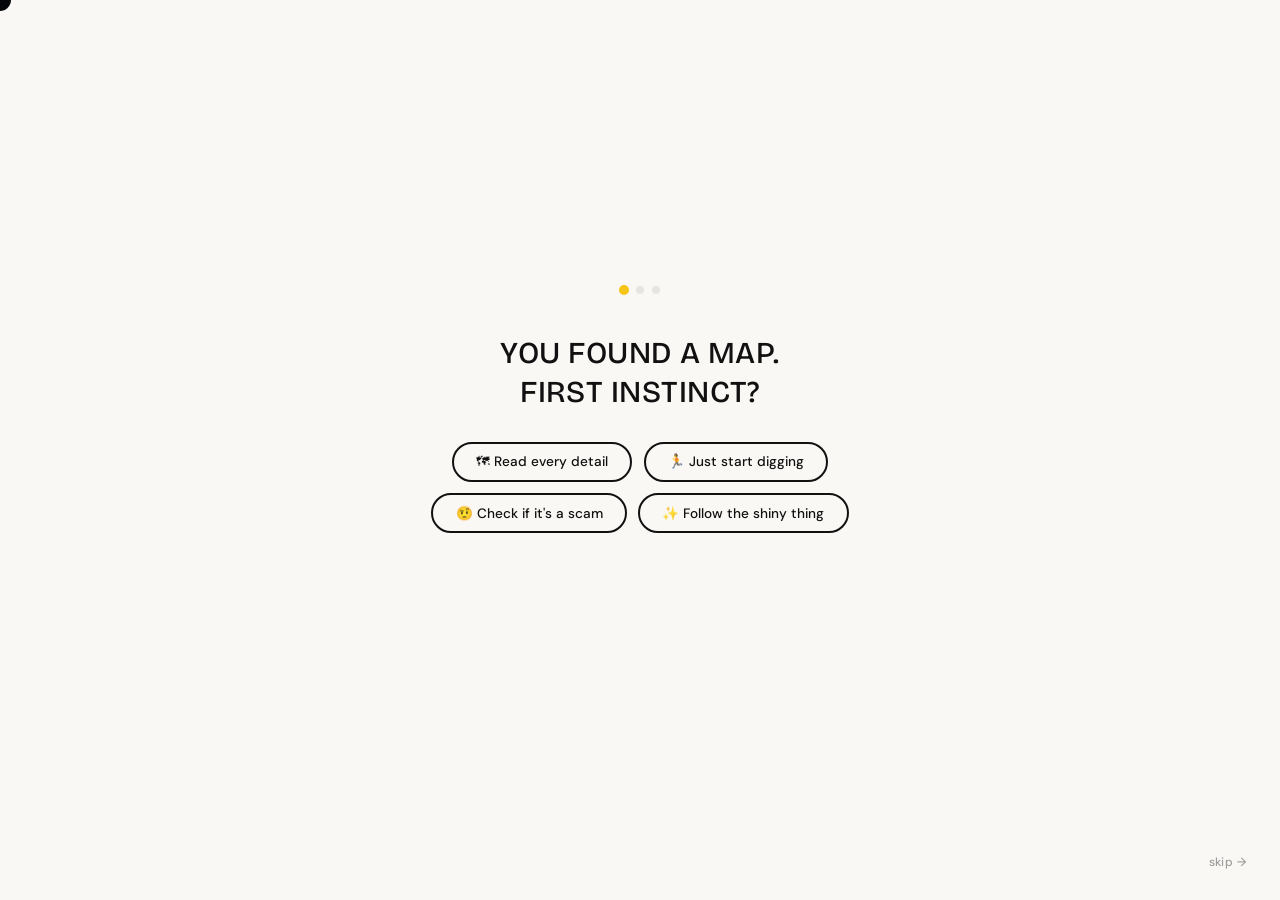
<file: site/index.html>
<!DOCTYPE html>
<html lang="en">
<head>
  <meta charset="UTF-8">
  <meta name="viewport" content="width=device-width, initial-scale=1.0">

  <!-- Per-session gate: send each fresh visit through the onboarding once
       (welcome.html sets `seen_intro` in sessionStorage on finish). Runs before
       any paint so the main site never flashes. A new browser/tab session
       replays the intro; subpage back-links within the same session skip it. -->
  <script>
    try {
      if (!sessionStorage.getItem('seen_intro')) {
        location.replace('welcome.html' + location.search + location.hash);
      }
    } catch (e) {}
  </script>

  <title>Aislinn Yang · still figuring it out</title>
  <meta name="description" content="Aislinn (Yixin) Yang, growth & AI person working around AI startups, GTM, search, and content. A small site about work, internet holes, cooking, and figuring out what kind of life I want to build.">

  <!-- Favicon -->
  <link rel="icon" type="image/svg+xml" href="assets/favicon.svg">

  <!-- Social share card (Open Graph + Twitter) -->
  <meta property="og:type" content="website">
  <meta property="og:url" content="https://aislinnyang.com/">
  <meta property="og:title" content="Aislinn Yang · still figuring it out">
  <meta property="og:description" content="Growth & AI, GTM, search, cooking, and a very public attempt at figuring it out. 🌻">
  <meta property="og:image" content="https://aislinnyang.com/assets/og-card.png">
  <meta property="og:image:width" content="1200">
  <meta property="og:image:height" content="630">
  <meta name="twitter:card" content="summary_large_image">
  <meta name="twitter:title" content="Aislinn Yang · still figuring it out">
  <meta name="twitter:description" content="Growth & AI, GTM, search, cooking, and a very public attempt at figuring it out. 🌻">
  <meta name="twitter:image" content="https://aislinnyang.com/assets/og-card.png">

  <!-- Google Analytics 4 - replace G-XXXXXXXXXX with your real Measurement ID -->
  <script async src="https://www.googletagmanager.com/gtag/js?id=G-XXXXXXXXXX"></script>
  <script>
    window.dataLayer = window.dataLayer || [];
    function gtag(){ dataLayer.push(arguments); }
    gtag('js', new Date());
    gtag('config', 'G-XXXXXXXXXX');
  </script>

  <link rel="preconnect" href="https://fonts.googleapis.com">
  <link rel="preconnect" href="https://fonts.gstatic.com" crossorigin>
  <link href="https://fonts.googleapis.com/css2?family=Bricolage+Grotesque:opsz,wght@12..96,400;12..96,500;12..96,600&family=DM+Sans:ital,opsz,wght@0,9..40,400;0,9..40,500;1,9..40,400&family=Fraunces:ital,opsz,wght@0,9..144,400;0,9..144,500;1,9..144,400;1,9..144,500&display=swap" rel="stylesheet">
  <link rel="stylesheet" href="style.css?v=35">
</head>
<body>

<!-- ── Cursor ──────────────────────────────────────────────── -->
<div id="cursor-dot"></div>
<div id="cursor-ring"></div>

<!-- The treasure-dig onboarding now lives on its own page (welcome.html /
     welcome.js); first-time visitors are routed there by the gate in <head>. -->

<!-- ── Heliotrope: the growing stem (left spine) ───────────── -->
<div class="spine" aria-hidden="true">
  <div class="spine-track"></div>
  <div class="spine-fill" id="spine-fill"></div>
</div>

<!-- ── Heliotrope: the sunflower that turns toward you ──────── -->
<button class="sunflower" id="sunflower" aria-label="A sunflower. Click it." title="🌻">
  <svg viewBox="0 0 100 100" width="100" height="100">
    <g class="sf-head" id="sf-head">
      <g class="sf-petals">
        <!-- 12 petals, generated around the center -->
        <ellipse class="sf-petal" cx="50" cy="22" rx="6.5" ry="15"/>
        <ellipse class="sf-petal" cx="50" cy="22" rx="6.5" ry="15" transform="rotate(30 50 50)"/>
        <ellipse class="sf-petal" cx="50" cy="22" rx="6.5" ry="15" transform="rotate(60 50 50)"/>
        <ellipse class="sf-petal" cx="50" cy="22" rx="6.5" ry="15" transform="rotate(90 50 50)"/>
        <ellipse class="sf-petal" cx="50" cy="22" rx="6.5" ry="15" transform="rotate(120 50 50)"/>
        <ellipse class="sf-petal" cx="50" cy="22" rx="6.5" ry="15" transform="rotate(150 50 50)"/>
        <ellipse class="sf-petal" cx="50" cy="22" rx="6.5" ry="15" transform="rotate(180 50 50)"/>
        <ellipse class="sf-petal" cx="50" cy="22" rx="6.5" ry="15" transform="rotate(210 50 50)"/>
        <ellipse class="sf-petal" cx="50" cy="22" rx="6.5" ry="15" transform="rotate(240 50 50)"/>
        <ellipse class="sf-petal" cx="50" cy="22" rx="6.5" ry="15" transform="rotate(270 50 50)"/>
        <ellipse class="sf-petal" cx="50" cy="22" rx="6.5" ry="15" transform="rotate(300 50 50)"/>
        <ellipse class="sf-petal" cx="50" cy="22" rx="6.5" ry="15" transform="rotate(330 50 50)"/>
      </g>
      <circle class="sf-center" cx="50" cy="50" r="15"/>
    </g>
  </svg>
</button>

<!-- ══════════════════════════════════════════════════════════
     MAIN SITE
     ══════════════════════════════════════════════════════════ -->
<div id="main-site">

  <!-- Nav -->
  <nav id="navbar">
    <a href="#hello" class="nav-logo">Aislinn 🌻</a>
    <div class="nav-links">
      <a href="#now">Now</a>
      <a href="#think">Career</a>
      <a href="#open">Projects</a>
      <a href="cooking.html">Cooking</a>
      <a href="#journey">Story</a>
      <button class="nav-cta nav-cta--cv" onclick="openResumeModal('zh')">CV ↗</button>
    </div>
    <button class="nav-hamburger" id="hamburger" aria-label="Menu">
      <span></span><span></span><span></span>
    </button>
  </nav>

  <!-- Mobile drawer -->
  <div class="nav-drawer" id="nav-drawer">
    <a href="#now" class="drawer-link">Now</a>
    <a href="#think" class="drawer-link">Career</a>
    <a href="#journey" class="drawer-link">Story</a>
    <a href="#exploring" class="drawer-link">Curious</a>
    <a href="#open" class="drawer-link">Projects</a>
    <a href="cooking.html" class="drawer-link">Cooking</a>
    <a href="#life" class="drawer-link">Life</a>
    <button class="drawer-link drawer-cta" onclick="openResumeModal('zh')">CV ↗</button>
    <a href="mailto:bhyzsx@gmail.com" class="drawer-link drawer-cta">Say hi</a>
  </div>

  <!-- ── Hello / Hero ──────────────────────────────────────── -->
  <section id="hello">
    <div class="hero-light" aria-hidden="true"></div>
    <div class="hero-grid">
      <div class="hero-text fade-in">
        <h1 class="hero-name">Hi, I'm <span>Aislinn 🌻</span></h1>
        <p class="hero-intro">
          I do GTM for <span class="no-break">AI products</span>, mostly
          <span class="no-break">SEO and GEO</span>. Whatever it takes to get one growing, really.
          I work fast, usually in public, and build most of my own tools.
        </p>
        <p class="hero-life">
          Outside work I cook constantly 🥘, take long walks to think 🚶, read more geopolitics than is
          healthy 🌍, and have strong opinions about milk tea 🧋.
        </p>
        <div class="hero-btns">
          <button class="btn btn-primary" onclick="document.getElementById('now').scrollIntoView({behavior:'smooth'})">Read ↓</button>
          <button class="btn btn-outline" onclick="openResumeModal('zh')">My CV</button>
          <a class="btn btn-ghost" href="mailto:bhyzsx@gmail.com">Say hi</a>
        </div>
      </div>
      <div class="hero-photo fade-in" style="transition-delay:0.15s">
        <div class="flip-card" id="hero-flip" onclick="this.classList.toggle('flipped')">
          <div class="flip-front">
            <picture>
              <source srcset="assets/pixel-laugh.webp" type="image/webp">
              <img src="assets/pixel-laugh.png" alt="Aislinn, in pixels" width="800" height="800">
            </picture>
          </div>
          <div class="flip-back">
            <picture>
              <source srcset="assets/laugh.webp" type="image/webp">
              <img src="assets/laugh.jpg" alt="Aislinn, laughing" width="1308" height="1400">
            </picture>
          </div>
        </div>
        <p class="flip-hint">both sides of me · click to flip ↺</p>
      </div>
    </div>
    <p class="scroll-cue fade-in">keep going ↓</p>
  </section>

  <!-- ── 01 · Now ──────────────────────────────────────────── -->
  <section id="now">
    <div class="now-card fade-in">
      <p class="section-label">01</p>
      <h2 class="essay-title">Now</h2>
      <ul class="now-list">
        <li>Finishing my <strong>M.Sc. at ESCP</strong>, graduating Dec 2026.</li>
        <li>Working on <strong>ShiftFlow</strong>'s organic growth, mostly across SEO, content, and search-driven acquisition.</li>
        <li>Writing on Rednote (<strong>@苏西Aislinn</strong>) about <span class="no-break">AI startups</span>, growth, SEO, and what I'm learning from real projects.</li>
        <li>After graduation, I'm looking for a <strong class="no-break">GTM role</strong> at an <span class="no-break">AI startup</span> where I can stay close to product and users.</li>
      </ul>
    </div>
  </section>

  <!-- ── 02 · Career path ─────────────────────────────────────── -->
  <section id="think">
    <div class="essay fade-in">
      <header class="essay-head">
        <p class="section-label">02</p>
        <h2 class="essay-title">Work so far</h2>
        <p class="essay-lede">Mostly AI, growth, search, and the hands-on work of getting a product in front of the right people.</p>
      </header>

      <ol class="ledger">
        <li class="led-row">
          <span class="led-when">2025.11 <span class="led-sep">·</span> now</span>
          <span class="led-what"><span class="led-org">ShiftFlow</span><span class="led-role">Growth Marketer · part-time</span></span>
        </li>
        <li class="led-row">
          <span class="led-when">2025.09 <span class="led-sep">·</span> 2025.11</span>
          <span class="led-what"><span class="led-org">Picsi.Ai</span><span class="led-role">SEO / GEO Growth · part-time</span></span>
        </li>
        <li class="led-row">
          <span class="led-when">2025.08 <span class="led-sep">·</span> now</span>
          <span class="led-what"><span class="led-org">Rednote <span class="led-zh">@苏西Aislinn🌻</span> &amp; GTM Works</span><span class="led-role">Creator &amp; AI Growth Writer</span></span>
        </li>
        <li class="led-row">
          <span class="led-when">2025.06 <span class="led-sep">·</span> 2025.09</span>
          <span class="led-what"><span class="led-org">Duizhun</span><span class="led-role">SEO Intern</span></span>
        </li>
        <li class="led-row">
          <span class="led-when">2025.01 <span class="led-sep">·</span> 2025.04</span>
          <span class="led-what"><span class="led-org">Duiniu Tanqin <span class="led-place">Beijing</span></span><span class="led-role">Overseas Social Intern</span></span>
        </li>
        <li class="led-row">
          <span class="led-when">2024.05 <span class="led-sep">·</span> 2024.11</span>
          <span class="led-what"><span class="led-org">Chenfeng Qingxing <span class="led-place">Hangzhou</span></span><span class="led-role">Product &amp; Growth Intern</span></span>
        </li>
        <li class="led-row">
          <span class="led-when">2024.02 <span class="led-sep">·</span> 2024.07</span>
          <span class="led-what"><span class="led-org">OpenFlow AI</span><span class="led-role">Growth Intern</span></span>
        </li>
        <li class="led-row">
          <span class="led-when">2023.08 <span class="led-sep">·</span> 2024.01</span>
          <span class="led-what"><span class="led-org">Chenfeng Qingxing <span class="led-place">Hangzhou</span></span><span class="led-role">Product &amp; Growth Intern</span></span>
        </li>
        <li class="led-row">
          <span class="led-when">2023.02 <span class="led-sep">·</span> now</span>
          <span class="led-what"><span class="led-org">RW Lab</span><span class="led-role">Core Builder &amp; Media Lead</span></span>
        </li>
        <li class="led-row">
          <span class="led-when">2022.01 <span class="led-sep">·</span> 2022.02</span>
          <span class="led-what"><span class="led-org">Jiujiang Daily</span><span class="led-role">Social-news Intern</span></span>
        </li>
      </ol>
    </div>
  </section>

  <!-- ── 03 · My story ─────────────────────────────────────── -->
  <section id="journey">
    <div class="fade-in">
      <header class="essay-head">
        <p class="section-label">03</p>
        <h2 class="essay-title">How I got here</h2>
      </header>

      <div class="story-preview">
        <p>I grew up in a small city in Jiangxi and did the very normal student route for eighteen
        years: school, exams, repeat. No cinematic prodigy arc, sadly. The main plot was that I was
        nosy in a useful way. I wanted to know how successful people thought, what other lives looked
        like, and what existed outside the tiny map I had been given.</p>
        <p>Then I moved to Hangzhou for university and the map got bigger very quickly. During
        sophomore year I found RW Lab by accident, which introduced me to Web3, digital nomads,
        startups, and people building things just because they could. Up to that point, most of my
        learning came from syllabuses. RW was the first place where learning felt like wandering into
        a room I actually wanted to stay in.</p>
      </div>
      <div class="story-unlock">
        <a href="about.html" class="story-unlock-btn">Read the whole thing &rarr;</a>
      </div>
    </div>
  </section>

  <!-- ── 04 · Exploring ────────────────────────────────────── -->
  <section id="exploring">
    <div class="fade-in">
      <header class="essay-head">
        <p class="section-label">04</p>
        <h2 class="essay-title">What I'm curious about</h2>
        <p class="essay-lede">Things I keep coming back to, even when I was supposed to be doing something else.</p>
      </header>

      <p class="explore-grow">I gave them sunflower stages because some interests are still tiny
      sprouts, and some have fully taken over my brain. Move your cursor across them.</p>

      <div class="garden">
        <div class="garden-field" id="garden-field"
             aria-label="A garden of curiosities, each at a different stage of growth"></div>
        <p class="garden-readout" id="garden-readout" aria-live="polite">
          <span class="gr-rest">Hover a flower to see where I am with it 🌱</span>
        </p>
        <ul class="garden-legend" aria-hidden="true">
          <li><span class="lg-dot lg-seed"></span>just planted</li>
          <li><span class="lg-dot lg-sprout"></span>sprouting</li>
          <li><span class="lg-dot lg-bud"></span>budding</li>
          <li><span class="lg-dot lg-bloom"></span>in bloom</li>
        </ul>
      </div>
    </div>
  </section>

  <!-- ── 05 · My projects (writing + building) ──────────────── -->
  <section id="open">
    <div class="fade-in">
      <header class="essay-head">
        <p class="section-label">05</p>
        <h2 class="essay-title">Things I've made public</h2>
        <p class="essay-lede">Writing, tiny builds, and a few internet artifacts from me trying to
        learn by making things slightly too public.</p>
      </header>

      <div class="open-filter" id="open-filter"></div>
      <div class="open-grid" id="open-grid"></div>
    </div>
  </section>

  <!-- ── 06 · Off the clock ────────────────────────────────── -->
  <section id="life">
    <div class="life-grid fade-in">
      <div class="life-text">
        <header class="essay-head">
          <p class="section-label">06</p>
          <h2 class="essay-title">Life lately</h2>
        </header>
        <p class="essay-main-p">The non-work bits that make me feel like a person and not just a
        browser with too many tabs open.</p>

        <ul class="life-notes">
          <li>
            <span class="life-note-emoji" aria-hidden="true">🥗</span>
            <p>Cooking simple, healthy-ish meals, mostly because feeding myself well makes
            everything else easier. <a href="cooking.html">Open the cooking wall →</a></p>
          </li>
          <li>
            <span class="life-note-emoji" aria-hidden="true">🚶</span>
            <p>Walking a lot. It is still my best thinking tool, especially when I
            pretend I am just getting coffee.</p>
          </li>
          <li>
            <span class="life-note-emoji" aria-hidden="true">🌍</span>
            <p>Following international politics more than is emotionally reasonable, usually
            through newsletters, long reads, and too many tabs.</p>
          </li>
          <li>
            <span class="life-note-emoji" aria-hidden="true">🎧</span>
            <p>Listening to a lot of <span class="no-break">R&amp;B</span>. Recently: <span class="no-break">Gareth T.</span> Forever favorite:
            <span class="no-break">Khalil Fong.</span></p>
          </li>
        </ul>

      </div>
    </div>
  </section>

  <!-- ── 07 · Becoming (closing) ───────────────────────────── -->
  <section id="becoming">
    <div class="becoming-inner fade-in">
      <div class="hero-light becoming-light" aria-hidden="true"></div>
      <p class="section-label">07</p>
      <h2 class="becoming-title">If any of this feels familiar...</h2>
      <div class="becoming-copy">
        <p class="becoming-note">Maybe you're building something, trying to get people to care,
        overthinking your next move, or just also believe a good walk can fix 37% of a problem.</p>
        <p class="becoming-note becoming-note--soft">I like people who are curious, direct, kind,
        and a little obsessed with what they're building. If that sounds like you, say hi.</p>
      </div>
      <a href="mailto:bhyzsx@gmail.com" class="contact-email">bhyzsx@gmail.com <span>→</span></a>
      <div class="social-links">
        <a href="https://www.linkedin.com/in/yixin-yang-5a7802296" target="_blank" rel="noopener">LinkedIn</a>
        <a href="https://www.xiaohongshu.com" target="_blank" rel="noopener">Rednote @苏西Aislinn</a>
        <a href="https://x.com/aislinnyang" target="_blank" rel="noopener">X @aislinnyang</a>
      </div>
      <p class="bloom-hint">p.s. type <kbd class="kbd-bloom" onclick="bloomEverything()" onkeydown="if(event.key==='Enter'||event.key===' '){event.preventDefault();bloomEverything();}" role="button" tabindex="0" aria-label="Make the page bloom">bloom</kbd> anywhere, and watch 🌻</p>
    </div>
  </section>

  <footer>
    <p>aislinnyang.com</p>
    <p>🌻 still figuring it out · built by hand</p>
    <p class="footer-cv">need the receipts? <button class="link-btn" onclick="openResumeModal('zh')">my CV →</button></p>
  </footer>

</div><!-- /main-site -->


<!-- ── Resume Modal ───────────────────────────────────────── -->
<div id="resume-modal" onclick="if(event.target===this) closeResumeModal()">
  <div class="rm-inner">
    <div class="rm-header">
      <h3>CV · Yixin (Aislinn) Yang</h3>
      <div class="rm-lang" role="tablist" aria-label="CV language">
        <button class="rm-lang-btn" data-lang="zh" onclick="setResumeLang('zh')" role="tab">中文</button>
        <button class="rm-lang-btn" data-lang="en" onclick="setResumeLang('en')" role="tab">English</button>
      </div>
      <a id="rm-dl" href="assets/resume-zh.pdf" download class="btn btn-primary" style="font-size:0.78rem;padding:0.55rem 1.3rem;text-decoration:none;">Download ↓</a>
      <button class="rm-close btn" onclick="closeResumeModal()">✕</button>
    </div>
    <iframe id="res-iframe" src="assets/resume-zh.pdf" title="CV preview"></iframe>
    <div id="res-soon" class="rm-soon" hidden>
      <div class="rm-soon-sun">🌻</div>
      <p class="rm-soon-title">English CV, coming soon.</p>
      <p class="rm-soon-sub">Still polishing the English version. Want it now?
        <a href="mailto:bhyzsx@gmail.com">Email me</a> and I'll send it straight over.</p>
    </div>
    <div class="rm-footer">
      <button class="btn btn-outline" onclick="closeResumeModal()" style="font-size:0.78rem;padding:0.55rem 1.2rem;">Close</button>
    </div>
  </div>
</div>

<!-- ── Post reader modal (copied-in posts) ─────────────────── -->
<div id="post-modal" onclick="if(event.target===this) closePostModal()">
  <div class="pm-inner">
    <button class="pm-close" onclick="closePostModal()" aria-label="Close">✕</button>
    <a class="pm-corner" target="_blank" rel="noopener"><span class="pm-corner-label"></span><span class="pm-corner-arrow">↗</span></a>
    <article class="pm-article">
      <div class="pm-lang" role="tablist" aria-label="Language" hidden>
        <button class="pm-lang-btn" data-lang="en" onclick="setPostLang('en')" role="tab">EN</button>
        <button class="pm-lang-btn" data-lang="zh" onclick="setPostLang('zh')" role="tab">中文</button>
      </div>
      <p class="pm-source"></p>
      <h2 class="pm-title"></h2>
      <div class="pm-body"></div>
    </article>
  </div>
</div>

<script src="script.js?v=32"></script>
</body>
</html>
</file>
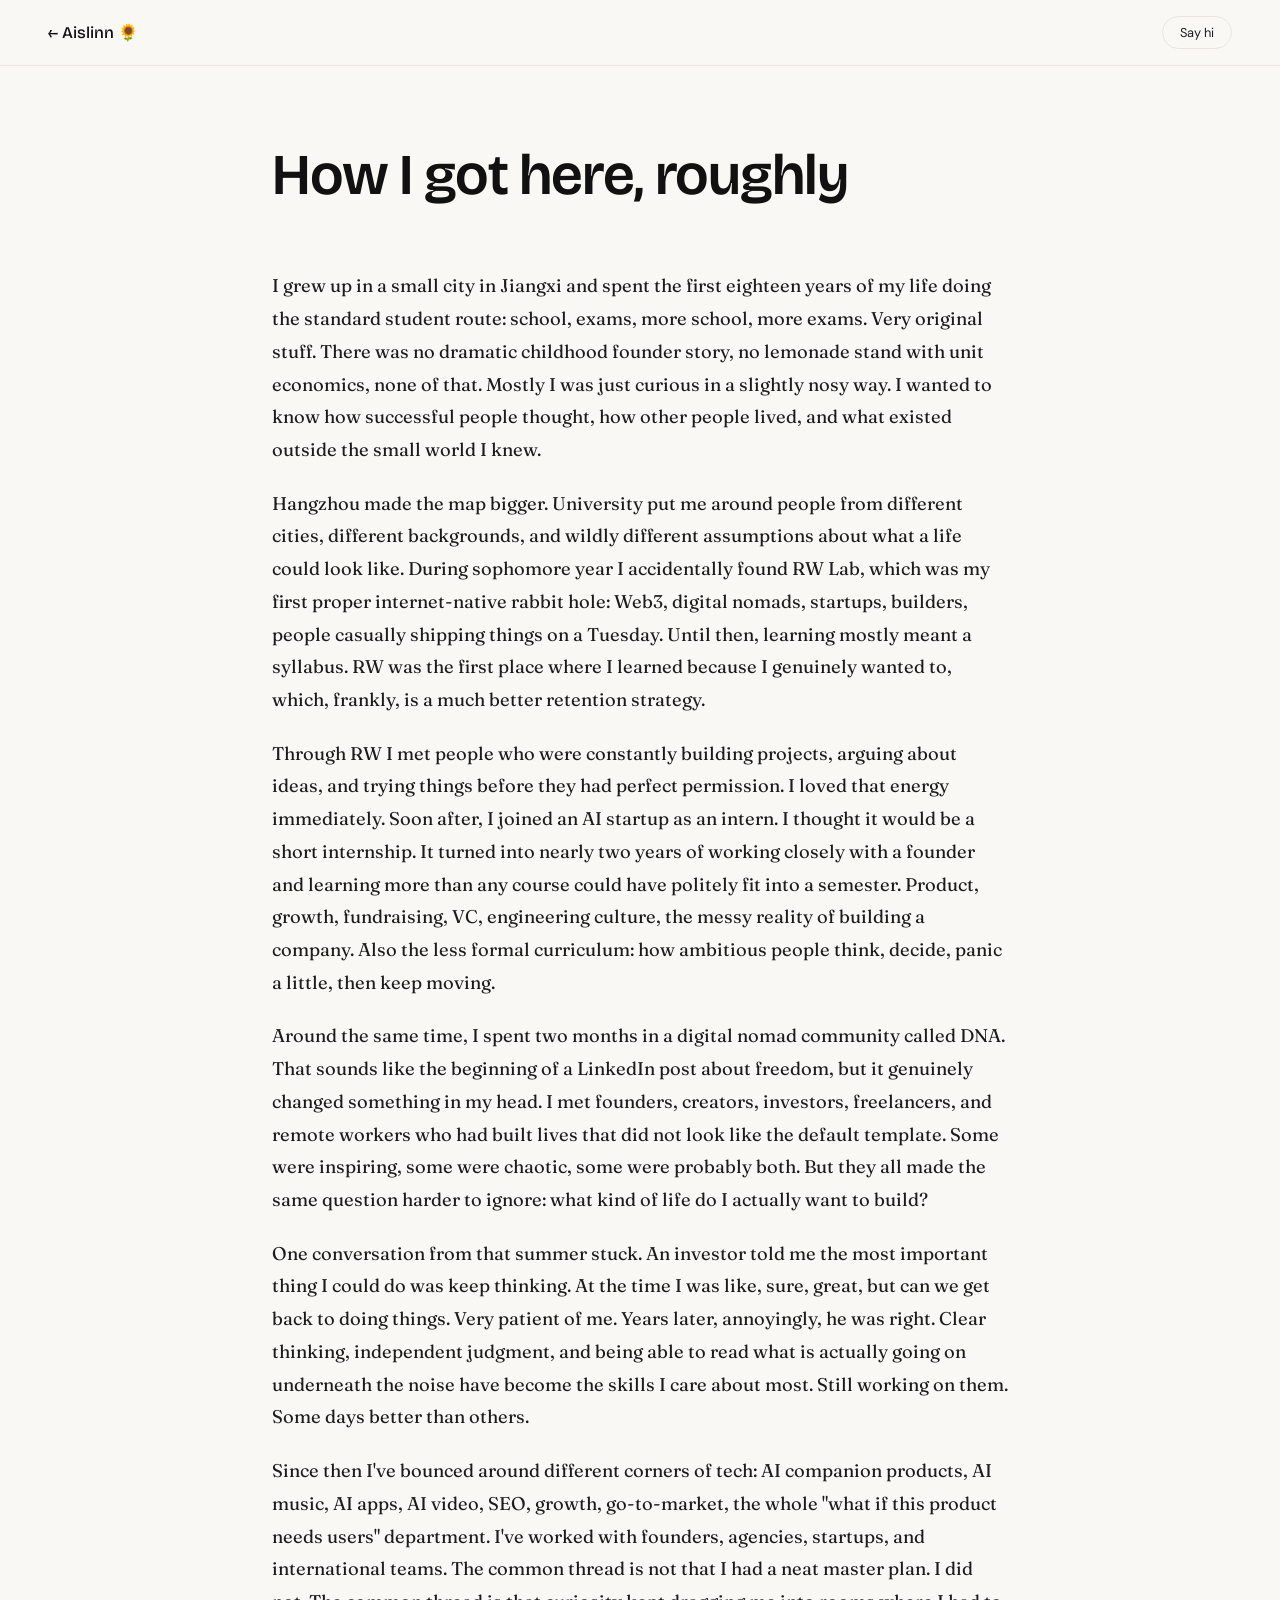
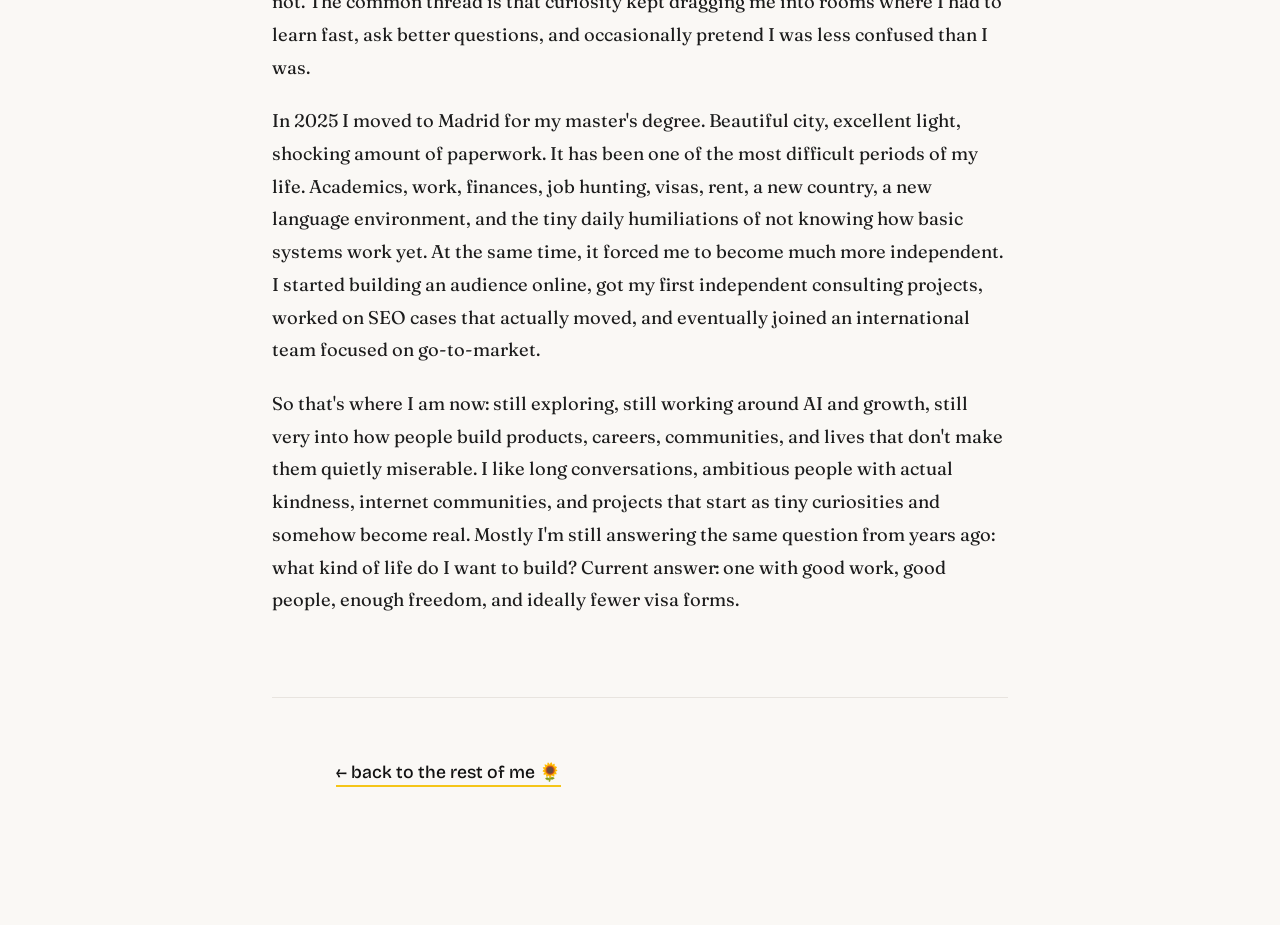
<file: site/about.html>
<!DOCTYPE html>
<html lang="en">
<head>
  <meta charset="UTF-8">
  <meta name="viewport" content="width=device-width, initial-scale=1.0">
  <title>Aislinn Yang · how I got here, roughly</title>
  <meta name="description" content="The longer, still very incomplete story of how I got here: Jiangxi, Hangzhou, RW Lab, AI startups, Madrid, and a lot of figuring things out in public.">

  <link rel="icon" type="image/svg+xml" href="assets/favicon.svg">

  <!-- Social share -->
  <meta property="og:type" content="article">
  <meta property="og:url" content="https://aislinnyang.com/about">
  <meta property="og:title" content="Aislinn Yang · how I got here, roughly">
  <meta property="og:description" content="Jiangxi, Hangzhou, RW Lab, AI startups, Madrid, and a lot of figuring things out in public. 🌻">
  <meta property="og:image" content="https://aislinnyang.com/assets/og-card.png">
  <meta name="twitter:card" content="summary_large_image">
  <meta name="twitter:title" content="Aislinn Yang · how I got here, roughly">
  <meta name="twitter:description" content="The longer, still very incomplete story of how I got here. 🌻">
  <meta name="twitter:image" content="https://aislinnyang.com/assets/og-card.png">

  <link rel="preconnect" href="https://fonts.googleapis.com">
  <link rel="preconnect" href="https://fonts.gstatic.com" crossorigin>
  <link href="https://fonts.googleapis.com/css2?family=Bricolage+Grotesque:opsz,wght@12..96,400;12..96,500;12..96,600&family=DM+Sans:ital,opsz,wght@0,9..40,400;0,9..40,500;1,9..40,400&family=Fraunces:ital,opsz,wght@0,9..144,400;0,9..144,500;1,9..144,400;1,9..144,500&display=swap" rel="stylesheet">
  <link rel="stylesheet" href="style.css?v=35">
</head>
<body class="story">

  <!-- reading progress -->
  <div class="story-progress" aria-hidden="true"><div class="story-progress-fill" id="story-progress-fill"></div></div>

  <!-- top bar -->
  <header class="story-nav">
    <a href="index.html" class="story-back">← Aislinn 🌻</a>
    <a href="mailto:bhyzsx@gmail.com" class="story-say-hi">Say hi</a>
  </header>

  <article class="story-article">

    <header class="story-hero">
      <h1 class="story-title">How I got here, roughly</h1>
    </header>

    <p>I grew up in a small city in Jiangxi and spent the first eighteen years of my life doing the
    standard student route: school, exams, more school, more exams. Very original stuff. There was no
    dramatic childhood founder story, no lemonade stand with unit economics, none of that. Mostly I
    was just curious in a slightly nosy way. I wanted to know how successful people thought, how other
    people lived, and what existed outside the small world I knew.</p>

    <!-- 📷 photo slot -->

    <p>Hangzhou made the map bigger. University put me around people from different cities,
    different backgrounds, and wildly different assumptions about what a life could look like. During
    sophomore year I accidentally found RW Lab, which was my first proper internet-native rabbit
    hole: Web3, digital nomads, startups, builders, people casually shipping things on a Tuesday.
    Until then, learning mostly meant a syllabus. RW was the first place where I learned because I
    genuinely wanted to, which, frankly, is a much better retention strategy.</p>

    <p>Through RW I met people who were constantly building projects, arguing about ideas, and trying
    things before they had perfect permission. I loved that energy immediately. Soon after, I joined
    an AI startup as an intern. I thought it would be a short internship. It turned into nearly two
    years of working closely with a founder and learning more than any course could have politely
    fit into a semester. Product, growth, fundraising, VC, engineering culture, the messy reality of
    building a company. Also the less formal curriculum: how ambitious people think, decide, panic a
    little, then keep moving.</p>

    <!-- 📷 photo slot -->

    <p>Around the same time, I spent two months in a digital nomad community called DNA. That sounds
    like the beginning of a LinkedIn post about freedom, but it genuinely changed something in my
    head. I met founders, creators, investors, freelancers, and remote workers who had built lives
    that did not look like the default template. Some were inspiring, some were chaotic, some were
    probably both. But they all made the same question harder to ignore: what kind of life do I
    actually want to build?</p>

    <p>One conversation from that summer stuck. An investor told me the most important thing I could
    do was keep thinking. At the time I was like, sure, great, but can we get back to doing things.
    Very patient of me. Years later, annoyingly, he was right. Clear thinking, independent judgment,
    and being able to read what is actually going on underneath the noise have become the skills I
    care about most. Still working on them. Some days better than others.</p>

    <!-- 📷 photo slot -->

    <p>Since then I've bounced around different corners of tech: AI companion products, AI music,
    AI apps, AI video, SEO, growth, go-to-market, the whole "what if this product needs users"
    department. I've worked with founders, agencies, startups, and international teams. The common
    thread is not that I had a neat master plan. I did not. The common thread is that curiosity kept
    dragging me into rooms where I had to learn fast, ask better questions, and occasionally pretend
    I was less confused than I was.</p>

    <p>In 2025 I moved to Madrid for my master's degree. Beautiful city, excellent light, shocking
    amount of paperwork. It has been one of the most difficult periods of my life. Academics, work,
    finances, job hunting, visas, rent, a new country, a new language environment, and the tiny daily
    humiliations of not knowing how basic systems work yet. At the same time, it forced me to become
    much more independent. I started building an audience online, got my first independent consulting
    projects, worked on SEO cases that actually moved, and eventually joined an international team
    focused on go-to-market.</p>

    <!-- 📷 photo slot -->

    <p>So that's where I am now: still exploring, still working around AI and growth, still very into
    how people build products, careers, communities, and lives that don't make them quietly miserable.
    I like long conversations, ambitious people with actual kindness, internet communities, and
    projects that start as tiny curiosities and somehow become real. Mostly I'm still answering the
    same question from years ago: what kind of life do I want to build? Current answer: one with good
    work, good people, enough freedom, and ideally fewer visa forms.</p>

    <footer class="story-coda">
      <a href="index.html" class="story-back-big">← back to the rest of me 🌻</a>
    </footer>

  </article>

  <script>
    (function () {
      var fill = document.getElementById('story-progress-fill');
      function update() {
        var el = document.documentElement;
        var max = el.scrollHeight - el.clientHeight;
        var p = max > 0 ? (window.scrollY || el.scrollTop) / max : 0;
        fill.style.width = (Math.min(1, Math.max(0, p)) * 100).toFixed(1) + '%';
      }
      document.addEventListener('scroll', update, { passive: true });
      window.addEventListener('resize', update);
      update();
    })();
  </script>

</body>
</html>
</file>
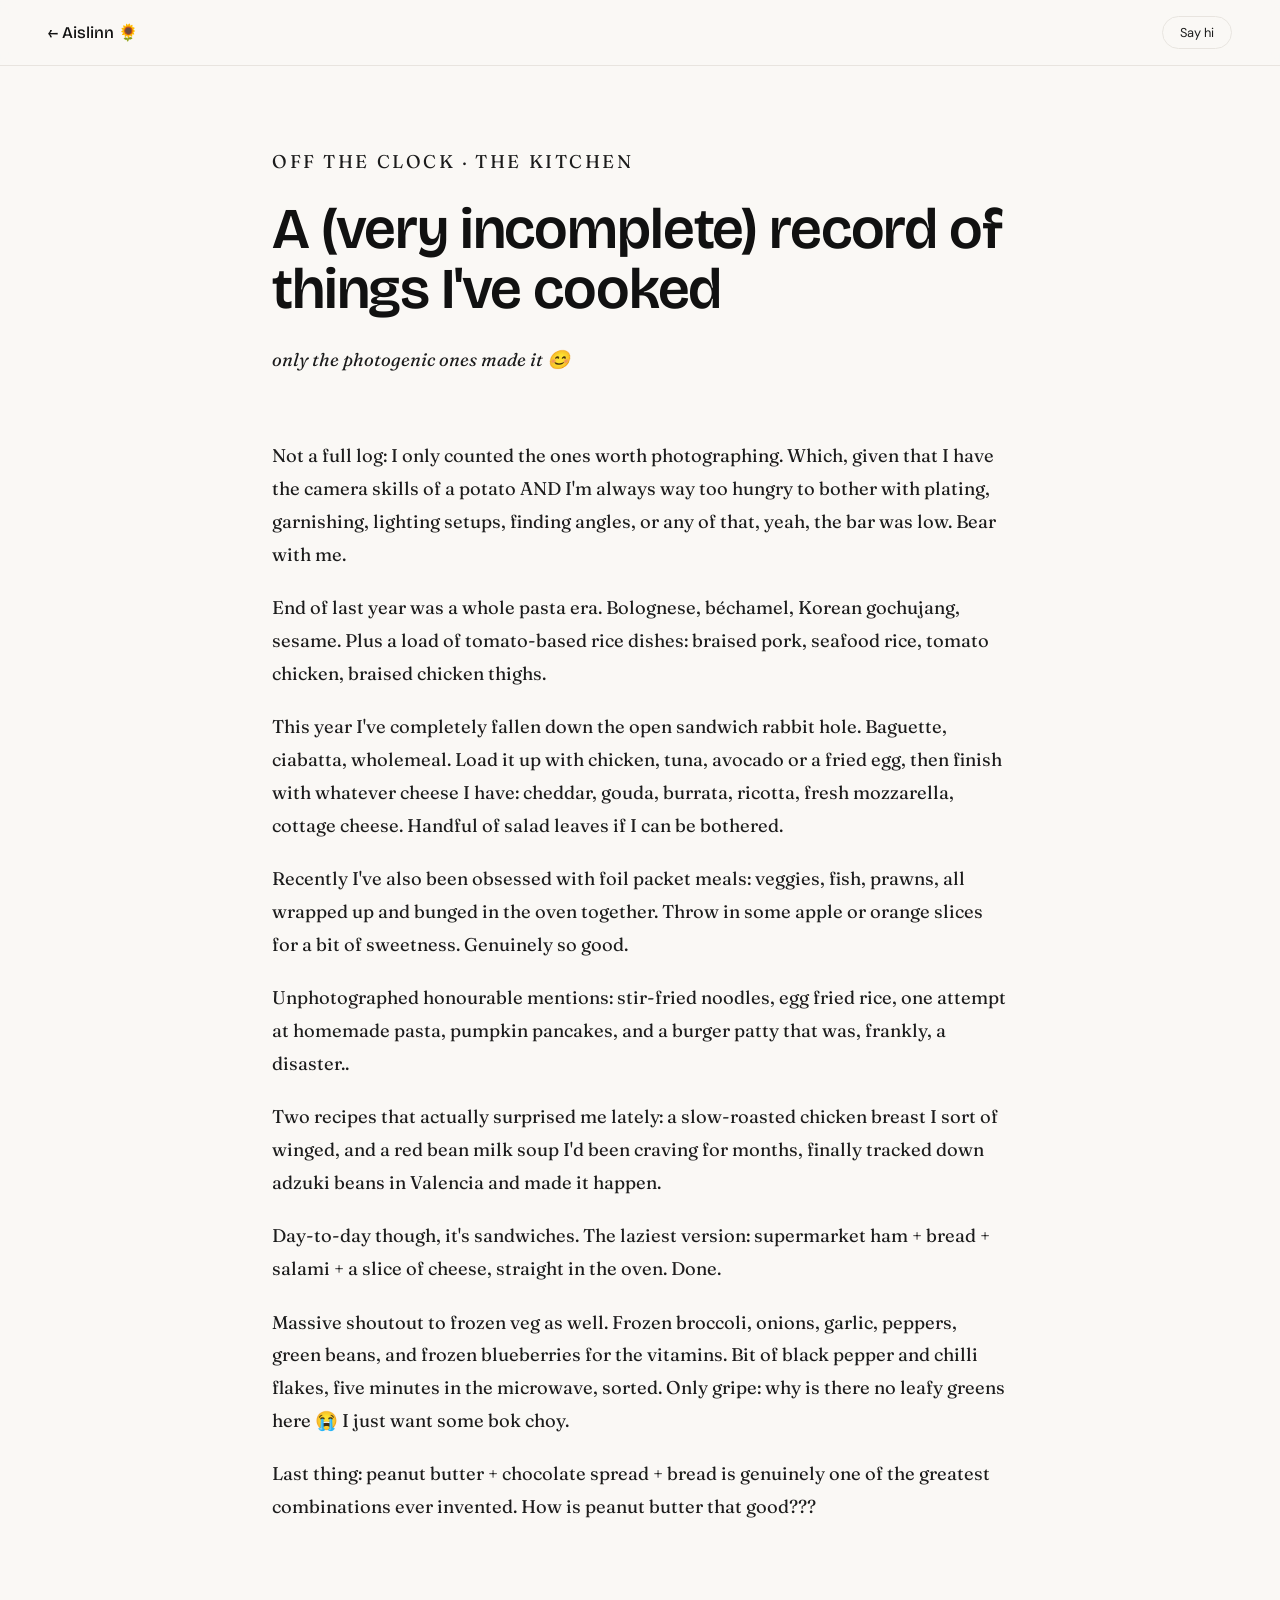
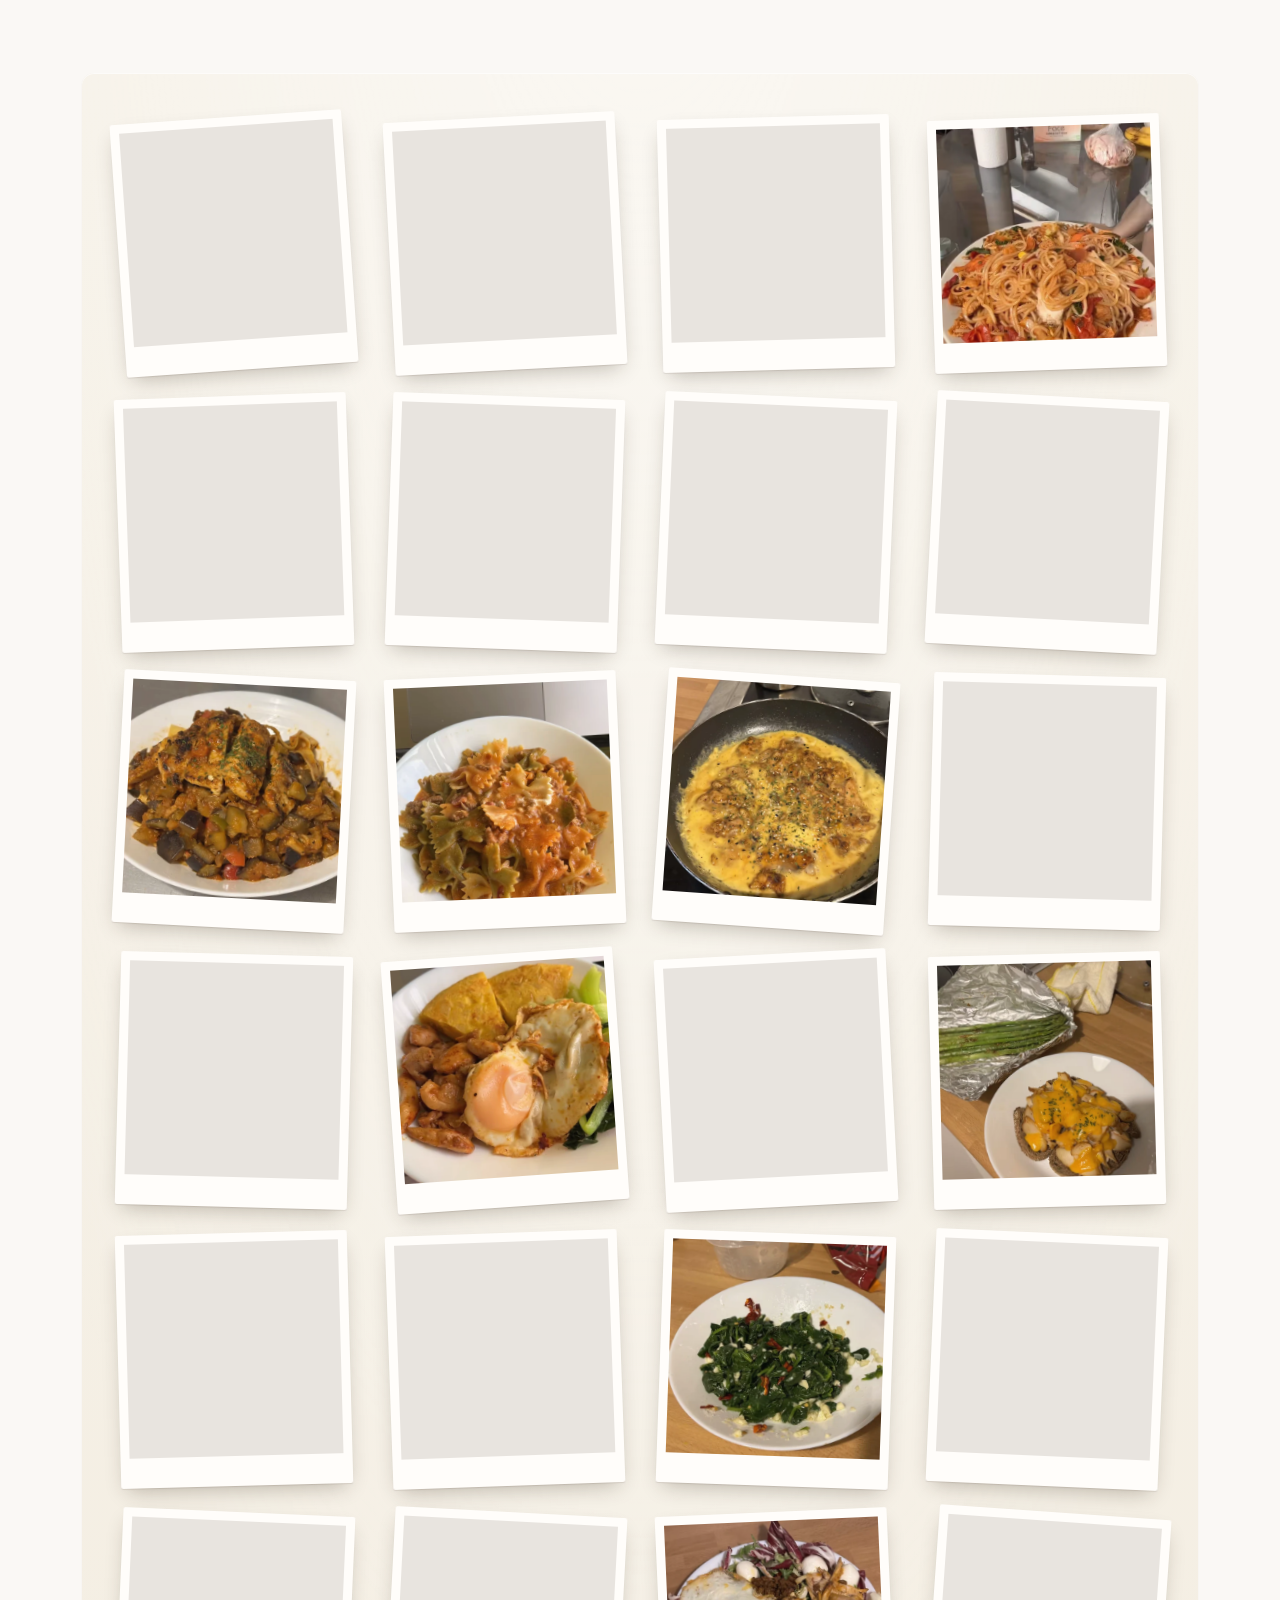
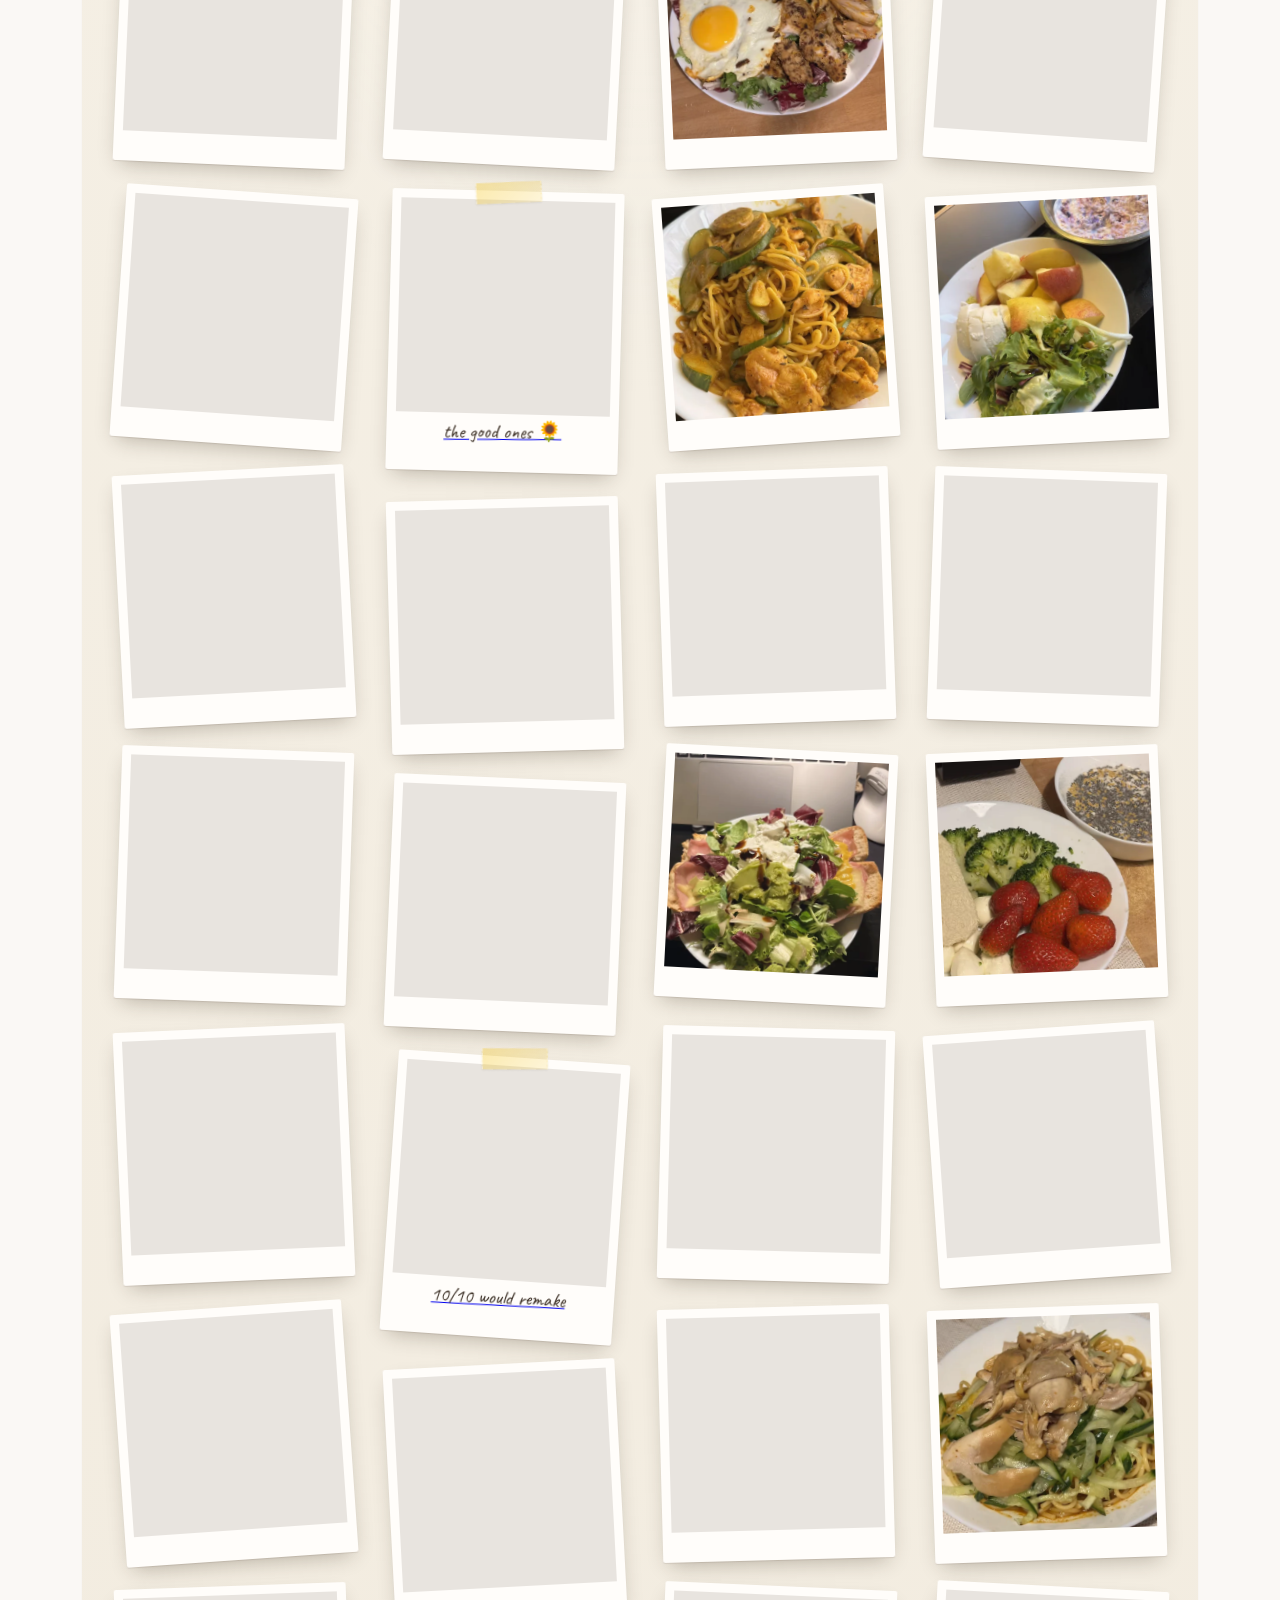
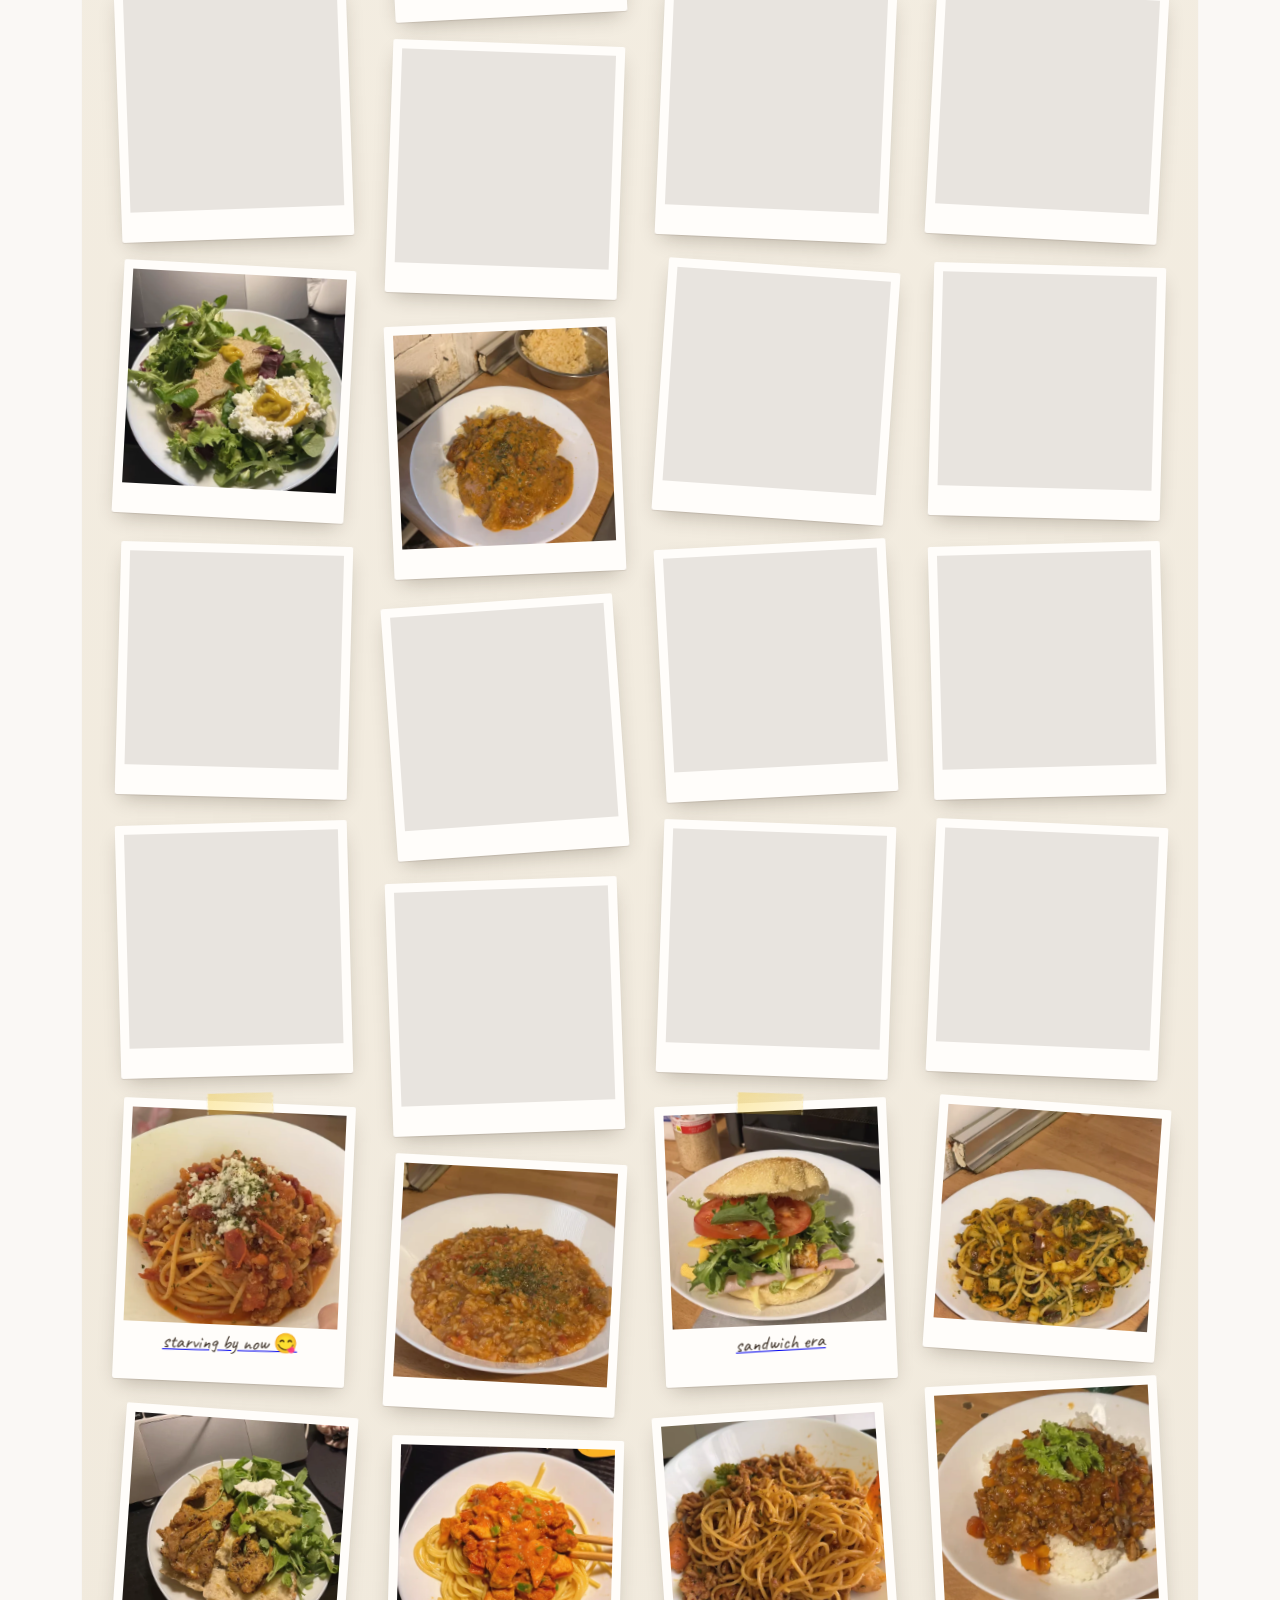
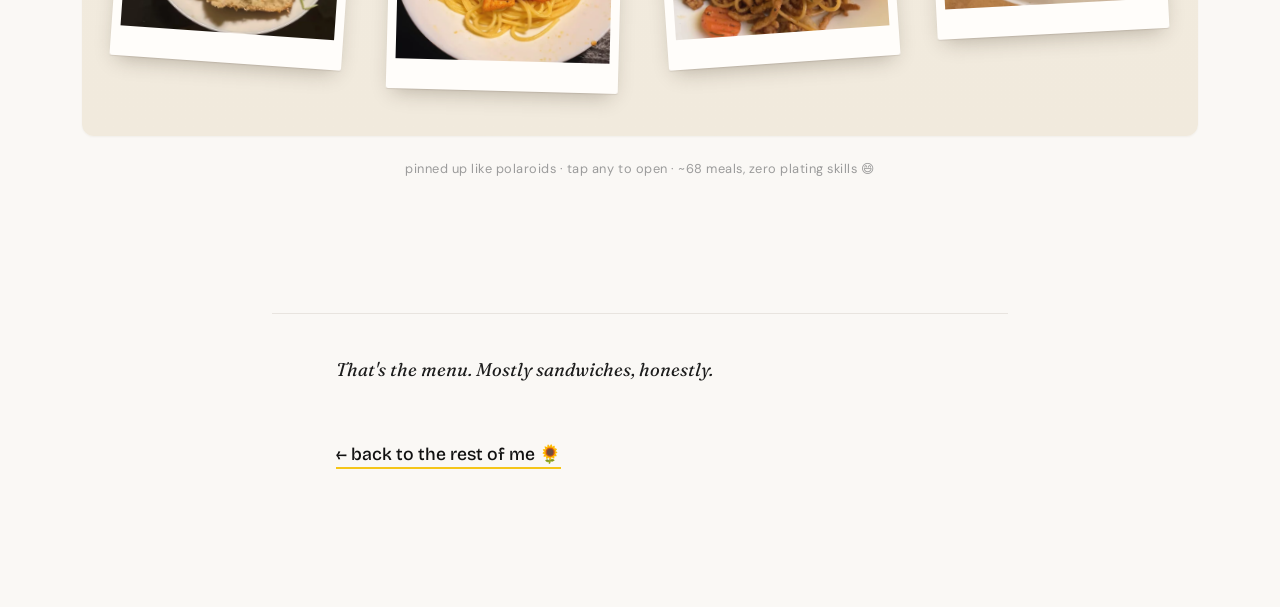
<file: site/cooking.html>
<!DOCTYPE html>
<html lang="en">
<head>
  <meta charset="UTF-8">
  <meta name="viewport" content="width=device-width, initial-scale=1.0">
  <title>Aislinn Yang · meals I've cooked</title>
  <meta name="description" content="A very incomplete record of things I've cooked: a pasta era, open sandwiches, foil packets, frozen veg, and an undying love of peanut butter.">

  <link rel="icon" type="image/svg+xml" href="assets/favicon.svg">

  <!-- Social share -->
  <meta property="og:type" content="article">
  <meta property="og:url" content="https://aislinnyang.com/cooking">
  <meta property="og:title" content="Aislinn Yang · meals I've cooked">
  <meta property="og:description" content="A very incomplete record of things I've cooked. Only the photogenic ones made it 😊">
  <meta property="og:image" content="https://aislinnyang.com/assets/og-card.png">
  <meta name="twitter:card" content="summary_large_image">
  <meta name="twitter:title" content="Aislinn Yang · meals I've cooked">
  <meta name="twitter:description" content="Only the photogenic ones made it 😊">
  <meta name="twitter:image" content="https://aislinnyang.com/assets/og-card.png">

  <link rel="preconnect" href="https://fonts.googleapis.com">
  <link rel="preconnect" href="https://fonts.gstatic.com" crossorigin>
  <link href="https://fonts.googleapis.com/css2?family=Bricolage+Grotesque:opsz,wght@12..96,400;12..96,500;12..96,600&family=Caveat:wght@500;600&family=DM+Sans:ital,opsz,wght@0,9..40,400;0,9..40,500;1,9..40,400&family=Fraunces:ital,opsz,wght@0,9..144,400;0,9..144,500;1,9..144,400;1,9..144,500&display=swap" rel="stylesheet">
  <link rel="stylesheet" href="style.css?v=35">
</head>
<body class="story">

  <!-- reading progress -->
  <div class="story-progress" aria-hidden="true"><div class="story-progress-fill" id="story-progress-fill"></div></div>

  <!-- top bar -->
  <header class="story-nav">
    <a href="index.html" class="story-back">← Aislinn 🌻</a>
    <a href="mailto:bhyzsx@gmail.com" class="story-say-hi">Say hi</a>
  </header>

  <article class="story-article">

    <header class="story-hero">
      <p class="story-eyebrow">Off the clock · the kitchen</p>
      <h1 class="story-title">A (very incomplete) record of things I've cooked</h1>
      <p class="story-sub">only the photogenic ones made it 😊</p>
    </header>

    <p>Not a full log: I only counted the ones worth photographing. Which, given that I have the camera
    skills of a potato AND I'm always way too hungry to bother with plating, garnishing, lighting
    setups, finding angles, or any of that, yeah, the bar was low. Bear with me.</p>

    <p>End of last year was a whole pasta era. Bolognese, béchamel, Korean gochujang, sesame. Plus a
    load of tomato-based rice dishes: braised pork, seafood rice, tomato chicken, braised chicken
    thighs.</p>

    <p>This year I've completely fallen down the open sandwich rabbit hole. Baguette, ciabatta,
    wholemeal. Load it up with chicken, tuna, avocado or a fried egg, then finish with whatever cheese
    I have: cheddar, gouda, burrata, ricotta, fresh mozzarella, cottage cheese. Handful of salad leaves
    if I can be bothered.</p>

    <p>Recently I've also been obsessed with foil packet meals: veggies, fish, prawns, all wrapped up
    and bunged in the oven together. Throw in some apple or orange slices for a bit of sweetness.
    Genuinely so good.</p>

    <p>Unphotographed honourable mentions: stir-fried noodles, egg fried rice, one attempt at homemade
    pasta, pumpkin pancakes, and a burger patty that was, frankly, a disaster..</p>

    <p>Two recipes that actually surprised me lately: a slow-roasted chicken breast I sort of winged,
    and a red bean milk soup I'd been craving for months, finally tracked down adzuki beans in Valencia
    and made it happen.</p>

    <p>Day-to-day though, it's sandwiches. The laziest version: supermarket ham + bread + salami + a
    slice of cheese, straight in the oven. Done.</p>

    <p>Massive shoutout to frozen veg as well. Frozen broccoli, onions, garlic, peppers, green beans,
    and frozen blueberries for the vitamins. Bit of black pepper and chilli flakes, five minutes in the
    microwave, sorted. Only gripe: why is there no leafy greens here 😭 I just want some bok choy.</p>

    <p>Last thing: peanut butter + chocolate spread + bread is genuinely one of the greatest
    combinations ever invented. How is peanut butter that good???</p>

  </article>

  <!-- ── The polaroid board: meals as tilted prints on warm paper ── -->
  <section class="wall-wrap" aria-label="A board of meals I've cooked">
    <div class="board-panel">
      <div class="board" id="wall"></div>
    </div>
    <p class="wall-hint">pinned up like polaroids · tap any to open · ~68 meals, zero plating skills 😄</p>
  </section>

  <article class="story-article story-coda-wrap">
    <footer class="story-coda">
      <p>That's the menu. Mostly sandwiches, honestly.</p>
      <a href="index.html" class="story-back-big">← back to the rest of me 🌻</a>
    </footer>
  </article>

  <script>
    (function () {
      var fill = document.getElementById('story-progress-fill');
      function update() {
        var el = document.documentElement;
        var max = el.scrollHeight - el.clientHeight;
        var p = max > 0 ? (window.scrollY || el.scrollTop) / max : 0;
        fill.style.width = (Math.min(1, Math.max(0, p)) * 100).toFixed(1) + '%';
      }
      document.addEventListener('scroll', update, { passive: true });
      window.addEventListener('resize', update);
      update();
    })();

    // ── The polaroid board: tilted prints on warm paper, tap to open ──
    (function () {
      var DATA = ["001","002","003","006","008","010","011","012","013","014","015","016","017","022","023","024","025","026","029","031","032","033","034","035","036","037","038","039","040","041","043","045","046","047","048","050","051","052","053","054","055","056","057","058","059","060","061","065","068","069","070","071","072","075","076","077","078","082","083","084","085","086","092","096","097","098","099","100"];
      var wall = document.getElementById('wall');
      if (!wall) return;
      var reduce = window.matchMedia('(prefers-reduced-motion: reduce)').matches;

      // A few handwritten notes, keyed by photo id (they travel with the photo
      // even though order is shuffled). EDIT ME: swap in real dish names.
      // The captioned ones also get a little strip of washi tape.
      var CAPTIONS = {
        "059": "starving by now 😋",
        "036": "sandwich era",
        "075": "10/10 would remake",
        "012": "the good ones 🌻"
      };
      var ROT = [-4, -2, 3, 1.5, -1.5, 2.5, 4, -3, 2, -2.5];

      // shuffle for a slightly different pile each visit
      for (var i = DATA.length - 1; i > 0; i--) { var j = (Math.random()*(i+1))|0; var t=DATA[i]; DATA[i]=DATA[j]; DATA[j]=t; }

      var items = [];
      DATA.forEach(function (id, idx) {
        var rot = ROT[idx % ROT.length];
        var a = document.createElement('a');
        a.className = 'polaroid';
        a.href = 'assets/cooking/food-' + id + '.avif';
        a.setAttribute('aria-label', 'A meal I cooked');
        a.style.setProperty('--r', rot + 'deg');
        var img = document.createElement('img');
        img.loading = 'lazy'; img.decoding = 'async'; img.alt = ''; img.draggable = false;
        img.src = 'assets/cooking/snaps/food-' + id + '.webp';
        a.appendChild(img);
        var cap = CAPTIONS[id];
        if (cap) {
          a.classList.add('tape');
          a.style.setProperty('--tr', (rot < 0 ? 4 : -4) + 'deg');
          var c = document.createElement('span');
          c.className = 'cap'; c.textContent = cap;
          a.appendChild(c);
        }
        wall.appendChild(a);
        items.push(a);
      });

      // staggered reveal on scroll-in
      if (reduce) {
        items.forEach(function (a) { a.classList.add('seen'); });
      } else {
        var io = new IntersectionObserver(function (ents) {
          ents.forEach(function (e) {
            if (!e.isIntersecting) return;
            var a = e.target;
            a.style.transitionDelay = ((items.indexOf(a) % 5) * 0.05).toFixed(2) + 's';
            a.classList.add('seen');
            io.unobserve(a);
          });
        }, { threshold: 0.06, rootMargin: '0px 0px -5% 0px' });
        items.forEach(function (a) { io.observe(a); });
      }

      // tap / click to open the full photo
      items.forEach(function (a) {
        a.addEventListener('click', function (e) { e.preventDefault(); openB(a.getAttribute('href')); });
      });

      var box = document.createElement('div'); box.className = 'lbox'; box.setAttribute('hidden', '');
      box.innerHTML = '<button class="lbox-x" aria-label="Close">✕</button><img alt="">';
      document.body.appendChild(box);
      var lImg = box.querySelector('img');
      function openB(src){ lImg.src = src; box.removeAttribute('hidden'); document.body.style.overflow = 'hidden'; }
      function closeB(){ box.setAttribute('hidden', ''); lImg.removeAttribute('src'); document.body.style.overflow = ''; }
      box.addEventListener('click', closeB);
      document.addEventListener('keydown', function (e) { if (e.key === 'Escape') closeB(); });
    })();
  </script>

</body>
</html>
</file>
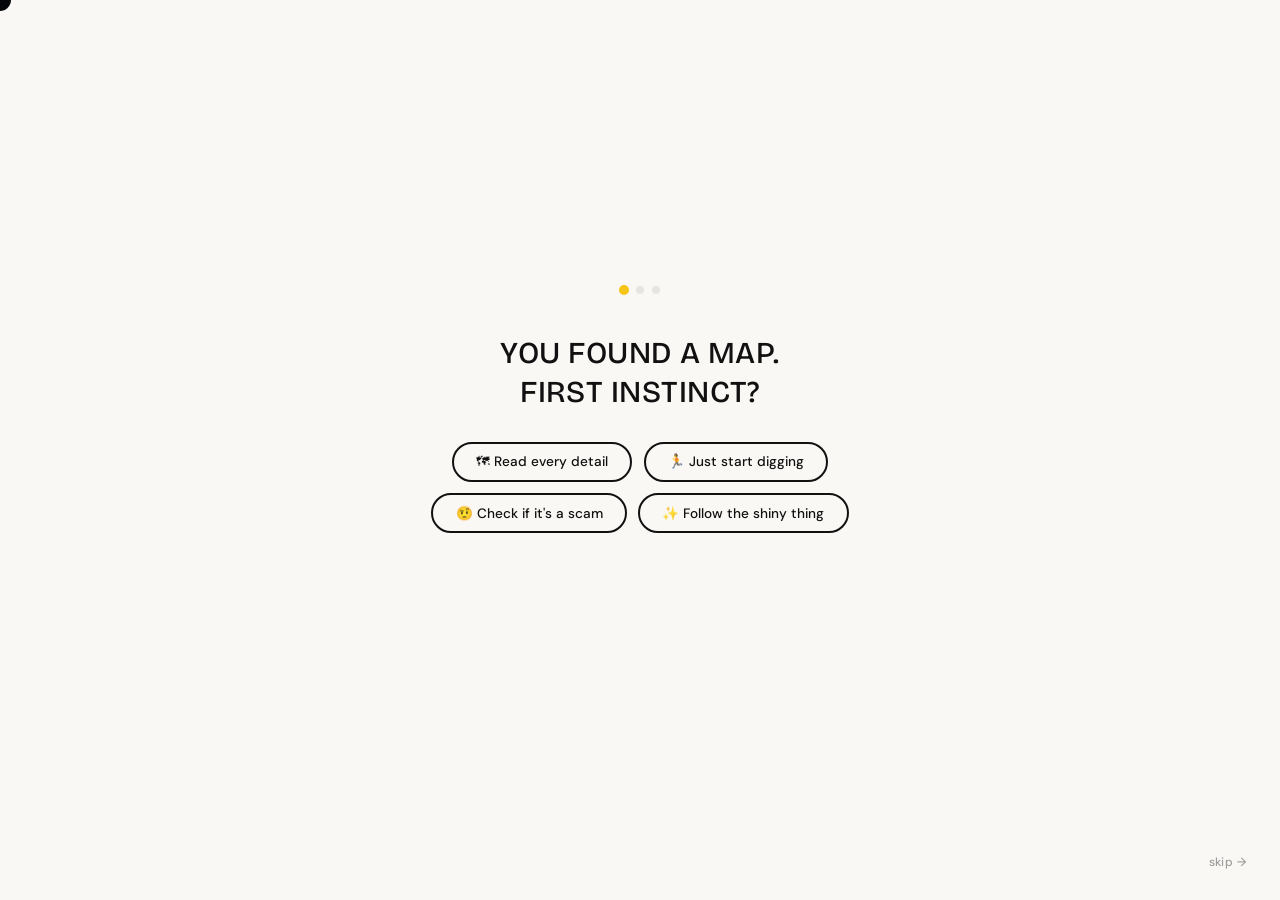
<file: site/welcome.html>
<!DOCTYPE html>
<html lang="en">
<head>
  <meta charset="UTF-8">
  <meta name="viewport" content="width=device-width, initial-scale=1.0">
  <title>Aislinn Yang · come on in 🌻</title>
  <meta name="description" content="Aislinn (Yixin) Yang, growth & AI person working around AI startups, GTM, search, and content. A small site about work, internet holes, cooking, and figuring out what kind of life I want to build.">

  <!-- Favicon -->
  <link rel="icon" type="image/svg+xml" href="assets/favicon.svg">

  <!-- Social share card (Open Graph + Twitter) -->
  <meta property="og:type" content="website">
  <meta property="og:url" content="https://aislinnyang.com/">
  <meta property="og:title" content="Aislinn Yang · still figuring it out">
  <meta property="og:description" content="Growth & AI, GTM, search, cooking, and a very public attempt at figuring it out. 🌻">
  <meta property="og:image" content="https://aislinnyang.com/assets/og-card.png">
  <meta property="og:image:width" content="1200">
  <meta property="og:image:height" content="630">
  <meta name="twitter:card" content="summary_large_image">
  <meta name="twitter:title" content="Aislinn Yang · still figuring it out">
  <meta name="twitter:description" content="Growth & AI, GTM, search, cooking, and a very public attempt at figuring it out. 🌻">
  <meta name="twitter:image" content="https://aislinnyang.com/assets/og-card.png">

  <!-- Google Analytics 4 - replace G-XXXXXXXXXX with your real Measurement ID -->
  <script async src="https://www.googletagmanager.com/gtag/js?id=G-XXXXXXXXXX"></script>
  <script>
    window.dataLayer = window.dataLayer || [];
    function gtag(){ dataLayer.push(arguments); }
    gtag('js', new Date());
    gtag('config', 'G-XXXXXXXXXX');
  </script>

  <link rel="preconnect" href="https://fonts.googleapis.com">
  <link rel="preconnect" href="https://fonts.gstatic.com" crossorigin>
  <link href="https://fonts.googleapis.com/css2?family=Bricolage+Grotesque:opsz,wght@12..96,400;12..96,500;12..96,600&family=DM+Sans:ital,opsz,wght@0,9..40,400;0,9..40,500;1,9..40,400&family=Fraunces:ital,opsz,wght@0,9..144,400;0,9..144,500;1,9..144,400;1,9..144,500&display=swap" rel="stylesheet">
  <link rel="stylesheet" href="style.css?v=35">
</head>
<body>

<!-- ── Cursor ──────────────────────────────────────────────── -->
<div id="cursor-dot"></div>
<div id="cursor-ring"></div>

<!-- ══════════════════════════════════════════════════════════
     LOADING EXPERIENCE - treasure dig → enter the main site
     ══════════════════════════════════════════════════════════ -->
<div id="loading-wrapper">

  <!-- Onboarding -->
  <div id="ob">
    <div class="ob-dots">
      <span class="ob-dot active" id="d0"></span>
      <span class="ob-dot" id="d1"></span>
      <span class="ob-dot" id="d2"></span>
    </div>
    <p id="qtxt"></p>
    <div id="opts"></div>
  </div>

  <!-- Canvas: pixel dig animation -->
  <canvas id="cv"></canvas>

  <!-- Global skip -->
  <button id="global-skip" onclick="globalSkip()">skip →</button>

  <!-- Unlock splash - shows briefly, then auto-enters (no click) -->
  <div id="unlk">
    <div class="unlk-sun">🌻</div>
    <p class="unlk-label">Found it.</p>
    <h2 class="unlk-title">Welcome.</h2>
    <p class="unlk-sub">Come on in…</p>
  </div>

</div><!-- /loading-wrapper -->

<script src="welcome.js?v=4"></script>
</body>
</html>
</file>
<file: site/style.css>
/* ============================================================
   aislinnyang.com - "Heliotrope" 🌻
   An editorial page about becoming. English only.
   ============================================================ */

*, *::before, *::after { box-sizing: border-box; margin: 0; padding: 0; }

:root {
  --cream:    #FAF8F5;
  --charcoal: #1C1C1C;
  --ink:      #111111;
  --yellow:   #F5C518;
  --muted:    #9B9B9B;
  --line:     #E8E4DF;
  --warm:     rgba(245, 197, 24, 0.14);   /* soft amber light wash */
  --warm-2:   rgba(245, 197, 24, 0.55);   /* stem / sun glow */

  --serif: 'Fraunces', Georgia, 'Times New Roman', serif;
  --display: 'Bricolage Grotesque', system-ui, sans-serif;
  --sans: 'DM Sans', system-ui, sans-serif;

  --measure: 38rem;        /* editorial line length */
  --gutter: clamp(1.4rem, 5vw, 6rem);
}

html { scroll-behavior: smooth; }
html.loading { overflow: hidden; }

body {
  background: var(--cream);
  color: var(--charcoal);
  font-family: var(--sans);
  font-weight: 400;
  cursor: none;
  overflow-x: hidden;
  -webkit-font-smoothing: antialiased;
}

::selection { background: var(--yellow); color: var(--ink); }

/* ── Cursor ───────────────────────────────────────────────── */
#cursor-ring {
  position: fixed; width: 22px; height: 22px;
  background: #fff; border-radius: 50%;
  pointer-events: none; z-index: 9999;
  transform: translate(-50%, -50%);
  mix-blend-mode: difference;
  transition: width 0.2s cubic-bezier(0.34,1.56,0.64,1),
              height 0.2s cubic-bezier(0.34,1.56,0.64,1);
}
#cursor-ring.big      { width: 44px; height: 44px; }
#cursor-ring.clicking { width: 14px; height: 14px; }
#cursor-dot { display: none; }

/* ══════════════════════════════════════════════════════════
   LOADING EXPERIENCE (treasure dig) - restored from original
   ══════════════════════════════════════════════════════════ */

/* ── Loading Wrapper ─────────────────────────────────────── */

#loading-wrapper {
  position: fixed; inset: 0;
  background: var(--cream);
  z-index: 100;
  overflow: hidden;
  transition: opacity 0.8s ease;
}

/* ── Onboarding ──────────────────────────────────────────── */
#ob {
  position: absolute; inset: 0;
  display: flex; flex-direction: column;
  align-items: center; justify-content: center;
  /* nudge the whole block slightly above center */
  padding-bottom: 9vh;
  background: var(--cream);
  transition: opacity 0.5s ease, transform 0.5s ease;
}
#ob.slide-out { opacity: 0; transform: translateY(-18px); }

.ob-dots { display: flex; gap: 8px; margin-bottom: 2.5rem; }
.ob-dot {
  width: 8px; height: 8px; border-radius: 50%;
  background: var(--line);
  transition: background 0.3s, transform 0.3s;
}
.ob-dot.active { background: var(--yellow); transform: scale(1.25); }

#qtxt {
  font-family: 'Bricolage Grotesque', sans-serif;
  font-weight: 500;
  font-size: clamp(1.3rem, 3vw, 1.9rem);
  color: var(--ink);
  text-align: center;
  text-transform: uppercase;
  letter-spacing: 0.015em;
  text-wrap: balance;
  max-width: 34rem;
  /* no reserved height: the dots + question + options are centered as one
     group (see #ob), so a short question just makes the whole group shorter
     and re-centers, instead of leaving a dead row of space. */
  margin: 0 0 1.8rem;
  line-height: 1.3;
  padding: 0 1.5rem;
  transition: opacity 0.3s ease, transform 0.3s ease;
}
#opts {
  display: flex; flex-wrap: wrap; gap: 0.7rem;
  justify-content: center; align-content: center;
  max-width: 520px; padding: 0 2rem;
  /* reserve 2 rows so the options block doesn't shift between questions */
  min-height: 5.4rem;
}
.qbtn {
  font-family: 'DM Sans', sans-serif; font-weight: 500;
  font-size: 0.85rem;
  border: 2px solid var(--ink);
  border-radius: 100px;
  background: none; color: var(--ink);
  padding: 0.6rem 1.4rem;
  cursor: pointer;
  transition: background 0.18s ease, border-color 0.18s ease, color 0.18s ease, transform 0.15s ease;
  opacity: 0;
  transform: translateY(10px);
  animation: optIn 0.35s ease forwards;
}
.qbtn:hover {
  background: var(--yellow); border-color: var(--yellow);
  transform: translateY(-2px);
}
.qbtn:active { transform: scale(0.96); }

@keyframes optIn {
  to { opacity: 1; transform: translateY(0); }
}

/* Canvas - force it to always fill the full-screen wrapper
   (a bare canvas is a replaced element and won't reliably stretch from inset:0 alone) */
#cv {
  display: none;
  position: absolute; inset: 0;
  width: 100%; height: 100%;
}

/* Mine escape hatch */
#global-skip {
  position: fixed;
  bottom: 1.5rem; right: 1.5rem;
  z-index: 300;
  background: none; border: none;
  font-family: 'DM Sans', sans-serif;
  font-size: 0.75rem; font-weight: 500;
  color: var(--muted);
  cursor: pointer;
  padding: 0.4rem 0.6rem;
  transition: color 0.2s, opacity 0.2s;
  letter-spacing: 0.04em;
}
#global-skip:hover { color: var(--ink); }

#mine-escape {
  display: none;
  position: absolute;
  bottom: 1.8rem; left: 1.8rem;
  z-index: 20;
  font-size: 0.78rem;
  opacity: 0;
  transition: opacity 0.6s ease;
  pointer-events: none;
}
#mine-escape.visible { opacity: 1; pointer-events: all; }

/* Choice screen */
#ch {
  display: none; position: absolute; inset: 0;
  flex-direction: column; align-items: center; justify-content: center;
  background: var(--cream); text-align: center; padding: 2rem;
  opacity: 0; transform: translateY(16px);
  transition: opacity 0.5s ease, transform 0.5s ease;
}
#ch.ch-visible { opacity: 1; transform: translateY(0); }
.ch-label {
  font-size: 0.68rem; letter-spacing: 0.14em;
  text-transform: uppercase; color: var(--ink); opacity: 0.45;
  margin-bottom: 1rem; font-weight: 600;
}
.ch-title {
  font-family: 'Bricolage Grotesque', sans-serif;
  font-weight: 500;
  font-size: clamp(1.6rem, 4vw, 2.2rem);
  color: var(--ink); margin-bottom: 0.5rem;
}
.ch-sub { font-size: 0.85rem; color: var(--muted); margin-bottom: 3rem; }
.ch-btns { display: flex; gap: 1.2rem; flex-wrap: wrap; justify-content: center; }

/* Too-early toast */
#te {
  display: none; position: absolute;
  top: 44%; left: 50%; transform: translate(-50%, -50%) scale(0.92);
  background: var(--cream); border: 2px solid var(--ink);
  padding: 1.2rem 2rem; z-index: 30;
  text-align: center; pointer-events: none;
  max-width: 300px;
  opacity: 0;
  transition: opacity 0.3s ease, transform 0.3s ease;
}
#te.te-show { opacity: 1; transform: translate(-50%, -50%) scale(1); }
#te p { font-size: 0.9rem; color: var(--charcoal); line-height: 1.7; white-space: pre-line; }

/* Gold miner popup */
#pop {
  display: none; position: absolute; inset: 0;
  background: rgba(17,17,17,0);
  align-items: center; justify-content: center;
  z-index: 25;
  transition: background 0.35s ease;
}
#pop.pop-visible { background: rgba(17,17,17,0.55); }
.pop-card {
  background: var(--cream);
  padding: 2rem 2.5rem;
  max-width: 360px; width: 90%;
  position: relative;
  transform: translateY(24px) scale(0.96);
  opacity: 0;
  transition: transform 0.4s cubic-bezier(0.34,1.56,0.64,1), opacity 0.35s ease;
}
#pop.pop-visible .pop-card { transform: translateY(0) scale(1); opacity: 1; }
.pop-close {
  position: absolute; top: 0.8rem; right: 1rem;
  background: none; border: none;
  font-size: 1.1rem; color: var(--muted); cursor: none;
}
.pop-em { font-size: 2.2rem; margin-bottom: 0.8rem; }
.pop-photo {
  width: calc(100% + 5rem); margin: 0 -2.5rem 1.2rem;
  aspect-ratio: 4/3; overflow: hidden;
}
.pop-photo img { width: 100%; height: 100%; object-fit: cover; display: block; }
.pop-cat {
  font-size: 0.62rem; letter-spacing: 0.12em;
  text-transform: uppercase; color: var(--ink);
  font-weight: 600;
  margin-bottom: 0.3rem;
  font-family: 'DM Sans', sans-serif;
}
.pop-title {
  font-family: 'Bricolage Grotesque', sans-serif;
  font-weight: 500;
  font-size: 1.55rem; color: var(--ink);
  margin-bottom: 0.7rem; line-height: 1.2;
}
.pop-desc {
  font-size: 0.87rem; line-height: 1.75;
  color: var(--charcoal);
  font-family: 'DM Sans', sans-serif; font-weight: 400;
  margin-bottom: 1.4rem; white-space: pre-line;
}

/* Unlock screen */
#unlk {
  display: none; position: absolute; inset: 0;
  flex-direction: column; align-items: center; justify-content: center;
  background: var(--cream); z-index: 30; text-align: center;
  opacity: 0; transition: opacity 0.6s ease;
}
#unlk.unlk-visible { opacity: 1; }
.unlk-sun {
  font-size: 3.5rem; margin-bottom: 1.2rem;
  display: inline-block;
  animation: sunSpin 0.7s cubic-bezier(0.34,1.56,0.64,1) both;
}
@keyframes sunSpin {
  from { transform: scale(0) rotate(-180deg); opacity: 0; }
  to   { transform: scale(1) rotate(0deg);    opacity: 1; }
}
.unlk-label, .unlk-title, .unlk-sub, #unlk .btn {
  opacity: 0; transform: translateY(14px);
  animation: unlkFade 0.5s ease forwards;
}
.unlk-label  { animation-delay: 0.25s; }
.unlk-title  { animation-delay: 0.38s; }
.unlk-sub    { animation-delay: 0.50s; }
#unlk .btn   { animation-delay: 0.65s; }
@keyframes unlkFade {
  to { opacity: 1; transform: translateY(0); }
}
.unlk-label {
  font-size: 0.68rem; letter-spacing: 0.14em;
  text-transform: uppercase; color: var(--ink); opacity: 0.45;
  font-weight: 600;
  margin-bottom: 0.8rem;
}
.unlk-title {
  font-family: 'Bricolage Grotesque', sans-serif;
  font-weight: 500;
  font-size: clamp(2rem, 5vw, 2.5rem);
  color: var(--ink); margin-bottom: 0.5rem;
}
.unlk-sub { font-size: 0.9rem; color: var(--muted); margin-bottom: 2.5rem; }

/* ghost button used by the loading screen */
.btn-ghost { background: none; color: var(--muted); border: 1.5px solid var(--line); }
.btn-ghost:hover { border-color: var(--muted); color: var(--charcoal); }

/* hide heliotrope furniture while the loading experience is up */
html.loading .spine, html.loading .sunflower { display: none; }

/* ── Heliotrope: the growing stem (left spine) ───────────── */
.spine {
  position: fixed; top: 0; bottom: 0; left: 40px;
  width: 2px; z-index: 30; pointer-events: none;
}
.spine-track {
  position: absolute; inset: 0;
  background: var(--line);
}
.spine-fill {
  position: absolute; top: 0; left: 0; right: 0;
  height: 0;                        /* JS drives this (in px) via the rAF lerp */
  background: linear-gradient(to bottom, var(--warm-2), var(--yellow));
  will-change: height;
}

/* ── Heliotrope: the sunflower that turns toward you ──────── */
.sunflower {
  position: fixed; top: 72px; left: 9px;
  width: 64px; height: 64px;
  border: none; background: none; padding: 0;
  z-index: 31; cursor: none;
  transform-origin: center;
  will-change: top, transform;   /* JS lerps top + rotate as you scroll */
}
.sunflower svg { width: 100%; height: 100%; overflow: visible; display: block; }
.sf-head { transform-box: fill-box; transform-origin: center; }
.sf-petal { fill: var(--yellow); }
.sf-center { fill: var(--ink); }
.sunflower.bloom .sf-head { animation: bloom 0.9s cubic-bezier(0.34,1.56,0.64,1); }
@keyframes bloom {
  0%   { transform: rotate(0deg)   scale(1); }
  35%  { transform: rotate(180deg) scale(1.28); }
  100% { transform: rotate(360deg) scale(1); }
}
.sun-spark {
  position: fixed; z-index: 31; pointer-events: none;
  font-size: 0.9rem; opacity: 0;
  animation: spark 0.9s ease-out forwards;
}
@keyframes spark {
  0%   { opacity: 0; transform: translate(0,0) scale(0.6); }
  25%  { opacity: 1; }
  100% { opacity: 0; transform: translate(var(--dx), var(--dy)) scale(1.1); }
}

/* 🌻 bloom easter egg: petals raining down + the garden cheering */
.petal-fall {
  position: fixed; top: -8vh; z-index: 60; pointer-events: none; opacity: 0;
  will-change: transform, opacity;
  animation-name: petalFall; animation-timing-function: linear; animation-fill-mode: forwards;
}
@keyframes petalFall {
  0%   { opacity: 0; transform: translate(0, -10vh) rotate(0deg); }
  8%   { opacity: 1; }
  90%  { opacity: 1; }
  100% { opacity: 0; transform: translate(var(--drift, 0), 112vh) rotate(var(--rot, 360deg)); }
}
#garden-field.celebrate .gf-svg { animation: ghCheer 0.9s cubic-bezier(.34,1.56,.64,1) both; }
#garden-field.celebrate .garden-flower:nth-child(2) .gf-svg { animation-delay: 0.05s; }
#garden-field.celebrate .garden-flower:nth-child(3) .gf-svg { animation-delay: 0.10s; }
#garden-field.celebrate .garden-flower:nth-child(4) .gf-svg { animation-delay: 0.15s; }
#garden-field.celebrate .garden-flower:nth-child(5) .gf-svg { animation-delay: 0.20s; }
#garden-field.celebrate .garden-flower:nth-child(6) .gf-svg { animation-delay: 0.25s; }
@keyframes ghCheer {
  0%   { transform: translateY(0) scale(1) rotate(0deg); }
  35%  { transform: translateY(-9px) scale(1.12) rotate(-6deg); }
  65%  { transform: translateY(-9px) scale(1.12) rotate(6deg); }
  100% { transform: translateY(0) scale(1) rotate(0deg); }
}
@media (prefers-reduced-motion: reduce) {
  .petal-fall { display: none; }
  #garden-field.celebrate .gf-svg { animation: none; }
}

/* ── Nav ──────────────────────────────────────────────────── */
nav {
  position: fixed; top: 0; left: 0; right: 0; z-index: 50;
  padding: 1.3rem var(--gutter);
  display: flex; justify-content: space-between; align-items: center;
  transition: background 0.3s ease, border-color 0.3s ease, backdrop-filter 0.3s ease;
  border-bottom: 1px solid transparent;
}
nav.scrolled {
  background: rgba(250, 248, 245, 0.78);
  backdrop-filter: blur(12px);
  border-bottom: 1px solid var(--line);
}
.nav-logo {
  font-family: var(--display); font-weight: 500; font-size: 1.15rem;
  color: var(--ink); text-decoration: none; letter-spacing: -0.01em;
}
.nav-links { display: flex; align-items: center; gap: 1.6rem; }
.nav-links a {
  font-family: var(--sans); font-size: 0.74rem; font-weight: 500;
  letter-spacing: 0.1em; text-transform: uppercase;
  color: var(--charcoal); text-decoration: none;
  position: relative; padding-bottom: 2px;
  transition: color 0.2s ease;
}
/* persistent CV + contact, so any convinced visitor can reach out on the spot */
.nav-cta {
  font-family: var(--sans); font-size: 0.74rem; font-weight: 600;
  letter-spacing: 0.1em; text-transform: uppercase;
  color: var(--ink); text-decoration: none; cursor: none;
  background: none; border: 0; transition: opacity 0.2s ease, background 0.2s ease, color 0.2s ease;
}
.nav-cta:hover { opacity: 0.62; }
.nav-cta--cv {
  border: 1.5px solid var(--ink); border-radius: 100px; padding: 0.34rem 0.9rem;
}
.nav-cta--cv:hover { background: var(--ink); color: var(--cream); opacity: 1; }
.nav-links a::after {
  content: ''; position: absolute; left: 0; bottom: 0; height: 1px; width: 0;
  background: var(--ink); transition: width 0.25s ease;
}
.nav-links a:hover { color: var(--ink); }
.nav-links a:hover::after { width: 100%; }

/* ── Buttons / links ──────────────────────────────────────── */
.btn {
  display: inline-flex; align-items: center; justify-content: center;
  font-family: var(--sans); font-size: 0.85rem; font-weight: 500; text-decoration: none;
  padding: 0.7rem 1.5rem; border-radius: 100px;
  border: 1.5px solid var(--ink); background: none; color: var(--ink);
  cursor: none; transition: background 0.2s ease, color 0.2s ease, transform 0.18s ease;
}
.btn:hover { transform: translateY(-2px); }
.btn-primary { background: var(--ink); color: var(--cream); }
.btn-primary:hover { background: var(--charcoal); }
.btn-outline:hover { background: var(--ink); color: var(--cream); }
.link-btn {
  font: inherit; color: var(--ink); background: none; border: none;
  cursor: none; text-decoration: underline; text-underline-offset: 3px;
  text-decoration-thickness: 1px;
}

.tags { display: flex; flex-wrap: wrap; gap: 0.6rem; }
.tag {
  font-family: var(--sans); font-size: 0.72rem; font-weight: 500;
  padding: 0.4rem 0.9rem; border: 1.5px solid var(--line); border-radius: 100px;
  color: var(--charcoal); transition: border-color 0.2s ease, background 0.2s ease;
}
.tag:hover { border-color: var(--ink); }
.tag.edit, .edit { color: var(--muted); font-style: italic; }

/* ── Fade-in on scroll ────────────────────────────────────── */
.fade-in {
  opacity: 0; transform: translateY(26px);
  transition: opacity 0.8s ease, transform 0.8s ease;
}
.fade-in.visible { opacity: 1; transform: translateY(0); }

/* ── Sections / shared editorial type ─────────────────────── */
#main-site { opacity: 0; pointer-events: none; transition: opacity 0.6s ease; }
#main-site.visible { opacity: 1; pointer-events: auto; }

section {
  padding: clamp(3.6rem, 8vh, 6rem) var(--gutter);
  padding-left: max(var(--gutter), 88px);
  max-width: 1180px; margin: 0 auto;
  position: relative;
}
section:not(#hello) { scroll-margin-top: 5rem; }
#journey, #open, #becoming { padding-top: clamp(4rem, 9vh, 6.6rem); }
#exploring, #life, #now { padding-top: clamp(3.6rem, 8vh, 5.8rem); }
#life { padding-top: clamp(3.2rem, 7vh, 5.2rem); }
#now {
  padding-top: clamp(2.4rem, 6vh, 4.2rem);
  padding-bottom: clamp(3.2rem, 7vh, 5.2rem);
}

.section-label {
  font-family: var(--sans); font-size: 0.7rem; font-weight: 500;
  letter-spacing: 0.18em; text-transform: uppercase; color: var(--muted);
  margin-bottom: 1.1rem;
}
.essay-head { margin-bottom: 1.9rem; }
.essay-title {
  font-family: var(--display); font-weight: 500;
  font-size: clamp(1.7rem, 4vw, 2.9rem); line-height: 1.08;
  letter-spacing: -0.015em; color: var(--ink);
  max-width: 20ch; text-wrap: balance;
}
.essay-lede {
  font-family: var(--serif); font-size: clamp(1.05rem, 2vw, 1.3rem);
  line-height: 1.6; color: var(--charcoal); margin-top: 1.2rem;
  max-width: var(--measure); font-weight: 400; text-wrap: balance;
}
.essay-lede em, .essay-title em { font-style: italic; }

/* ── Hello / Hero ─────────────────────────────────────────── */
#hello {
  min-height: 100vh; display: flex; flex-direction: column;
  justify-content: center; padding-top: 8rem;
  overflow: hidden;   /* clip the radial light wash so it can't cause sideways scroll */
}
.hero-light {
  position: absolute; top: -10%; right: -8%;
  width: 60vw; height: 60vw; max-width: 720px; max-height: 720px;
  background: radial-gradient(circle, var(--warm) 0%, transparent 62%);
  pointer-events: none; z-index: 0;
}
.hero-grid {
  display: grid;
  /* both columns hug their content so text + photo read as one group
     (no dead space floating between them); slack goes to the outer margin */
  grid-template-columns: minmax(0, 33rem) clamp(270px, 23vw, 320px);
  gap: clamp(2.4rem, 5vw, 5rem);
  justify-content: start;
  align-items: center; position: relative; z-index: 1;
}
.hero-text { text-align: left; }
.hero-tag {
  font-family: var(--sans); font-size: 0.74rem; letter-spacing: 0.14em;
  text-transform: uppercase; color: var(--muted); margin-bottom: 1.6rem;
}
.hero-name {
  font-family: var(--display); font-weight: 500;
  font-size: clamp(2.2rem, 4.7vw, 4rem); line-height: 1.06;
  letter-spacing: -0.025em; color: var(--ink); text-wrap: balance;
}
.hero-name span {
  font-family: var(--serif); font-style: italic; font-weight: 400;
}
.hero-intro {
  font-family: var(--serif); font-size: clamp(1.05rem, 2vw, 1.35rem);
  line-height: 1.55; color: var(--charcoal); margin: 1.5rem 0 0; max-width: 33rem;
  text-wrap: pretty;
}
.hero-life {
  font-family: var(--serif); font-style: italic;
  font-size: clamp(0.98rem, 1.4vw, 1.1rem);
  line-height: 1.55; color: var(--muted); margin: 1.2rem 0 0; max-width: 33rem;
  text-wrap: pretty;
}
.no-break { white-space: nowrap; }
.hero-btns { display: flex; gap: 0.82rem; margin-top: 1.6rem; flex-wrap: wrap; align-items: center; justify-content: flex-start; }
#hello .btn-outline { background: rgba(250,248,245,0.62); }
#hello .btn-ghost {
  border-color: transparent;
  padding-left: 0.45rem;
  padding-right: 0.45rem;
}
#hello .btn-ghost:hover {
  border-color: transparent;
  color: var(--ink);
}

.hero-photo { display: flex; flex-direction: column; align-items: center; gap: 0.8rem; position: relative; }
/* caption sits below the card without pushing it off the shared centre line */
.hero-photo .flip-hint { position: absolute; left: 0; right: 0; bottom: -1.9rem; margin: 0; text-align: center; }
.flip-card {
  width: 100%; max-width: clamp(280px, 24vw, 315px); aspect-ratio: 4/5;
  perspective: 1200px; cursor: none;
}
.flip-card .flip-front, .flip-card .flip-back {
  position: absolute; inset: 0; border-radius: 16px; overflow: hidden;
  backface-visibility: hidden; transition: transform 0.7s cubic-bezier(0.4,0.2,0.2,1);
  box-shadow: 0 18px 50px -22px rgba(0,0,0,0.4);
}
.flip-card { position: relative; }
.flip-front { transform: rotateY(0deg); background: var(--cream); }
.flip-back  { transform: rotateY(180deg); }
.flip-card.flipped .flip-front { transform: rotateY(-180deg); }
.flip-card.flipped .flip-back  { transform: rotateY(0deg); }
.flip-front img { image-rendering: pixelated; }
.flip-card img { width: 100%; height: 100%; object-fit: cover; }
.flip-hint { font-size: 0.72rem; color: var(--muted); letter-spacing: 0.04em; }

.scroll-cue {
  margin-top: clamp(2.5rem, 6vh, 5rem); font-size: 0.78rem;
  letter-spacing: 0.14em; text-transform: uppercase; color: var(--muted);
  animation: bob 2.4s ease-in-out infinite;
}
@keyframes bob { 0%,100% { transform: translateY(0); } 50% { transform: translateY(6px); } }

/* ── Essay with margin notes (How I think) ────────────────── */
.essay-body {
  display: grid; grid-template-columns: var(--measure) 1fr;
  gap: clamp(1.5rem, 4vw, 3.5rem); align-items: start;
}
.essay-main p {
  font-family: var(--serif); font-size: clamp(1.1rem, 1.6vw, 1.32rem);
  line-height: 1.72; color: var(--charcoal); margin-bottom: 1.3rem;
}
.essay-main p:last-child { margin-bottom: 0; }
.essay-main em { font-style: italic; }
.essay-main-p {
  font-family: var(--serif); font-size: clamp(1.05rem, 1.6vw, 1.25rem);
  line-height: 1.7; color: var(--charcoal); max-width: var(--measure);
  margin-bottom: 2rem;
}
.essay-notes { padding-top: 0.4rem; border-left: 1px solid var(--line); padding-left: 1.4rem; }
.note {
  font-family: var(--sans); font-size: 0.92rem; line-height: 1.5;
  color: var(--muted); margin-bottom: 1.3rem; font-style: italic;
}
.note em { color: var(--charcoal); font-style: normal; font-weight: 500; }

/* ── Career path ledger (02) — quiet editorial timeline ───── */
.ledger { list-style: none; margin: 0; padding: 0; max-width: 52rem; }
.led-row {
  position: relative;
  display: grid; grid-template-columns: 8.5rem 1fr;
  gap: clamp(1rem, 4vw, 2.5rem); align-items: baseline;
  padding: 0.85rem 0 0.85rem 1.1rem;
  border-left: 1px solid rgba(17, 17, 17, 0.12);
}
.led-row::before {
  content: ""; position: absolute; left: -4px; top: 1.28rem;
  width: 7px; height: 7px; border-radius: 50%;
  background: var(--cream); border: 1px solid var(--muted);
}
.led-when {
  font-family: var(--sans); font-size: 0.82rem; font-weight: 500;
  letter-spacing: 0.02em; color: var(--muted); white-space: nowrap;
  font-variant-numeric: tabular-nums;
}
.led-sep { opacity: 0.45; margin: 0 0.1em; }
.led-what { display: flex; flex-wrap: wrap; align-items: baseline; column-gap: 0.6rem; row-gap: 0.15rem; }
.led-org {
  font-family: var(--display); font-weight: 500;
  font-size: clamp(1rem, 1.6vw, 1.16rem); line-height: 1.25;
  letter-spacing: -0.012em; color: var(--ink);
}
.led-org .led-zh { font-family: var(--sans); font-weight: 500; font-size: 0.8em; }
.led-place {
  font-family: var(--sans); font-weight: 500; font-size: 0.6em;
  letter-spacing: 0.06em; text-transform: uppercase; color: var(--muted);
  vertical-align: 0.14em; margin-left: 0.35rem;
}
.led-role { font-family: var(--sans); font-size: 0.82rem; color: var(--muted); letter-spacing: 0.01em; }
.led-role::before { content: "·"; margin-right: 0.6rem; color: var(--muted); opacity: 0.55; }
@media (hover: hover) {
  .led-row { transition: background 0.25s ease; }
  .led-row:hover { background: rgba(245, 197, 24, 0.045); }
  .led-row:hover::before { border-color: var(--ink); background: var(--yellow); }
  .led-row:hover .led-when { color: var(--ink); }
  .led-org {
    text-decoration: underline; text-decoration-thickness: 2px; text-underline-offset: 3px;
    text-decoration-color: transparent; transition: text-decoration-color 0.25s ease;
  }
  .led-row:hover .led-org { text-decoration-color: var(--yellow); }
}
@media (max-width: 760px) {
  .led-row { grid-template-columns: 1fr; gap: 0.15rem; padding: 0.9rem 0 0.9rem 1rem; }
  .led-what { flex-direction: column; align-items: stretch; column-gap: 0; row-gap: 0.1rem; }
  .led-org { overflow-wrap: break-word; word-break: normal; }
  .led-role::before { display: none; }
}

/* ── Journey: three chapters (Jiujiang → Hangzhou → Madrid) ── */
.timeline-hint {
  font-family: var(--sans); font-size: 0.82rem; color: var(--muted);
  margin-bottom: 2.2rem;
}
.timeline-hint span { opacity: 0.72; }

.eras {
  list-style: none; max-width: 50rem;
  /* garden greens, so the chapter flowers speak the same visual language */
  --stem: #94A56B; --stem-dark: #74854C; --leaf: #A6B775; --bud: #B7C285;
}
.era {
  display: grid; grid-template-columns: 11rem minmax(0, 1fr); gap: clamp(1.8rem, 4vw, 3rem);
  padding: clamp(2.4rem, 5vw, 3.15rem) 0;
}
.era + .era { border-top: 1px solid var(--line); }

/* the chapter marker: a city name that holds as you read, with a growth mark
   beside it — the same flower as the garden, seed → bud → bloom down the page */
.era-mark {
  position: sticky; top: 88px; align-self: start; padding-top: 0.3rem;
  display: flex; align-items: flex-end; gap: 0.75rem;
}
.era-flower { flex: none; width: 46px; align-self: flex-end; }
.era-flower .gf-svg { width: 100%; height: auto; overflow: visible; display: block; }
.era-id { display: block; }
.era-place {
  display: block;
  font-family: var(--display); font-weight: 500;
  font-size: clamp(1.55rem, 2.7vw, 2.1rem); line-height: 1;
  letter-spacing: -0.02em; color: var(--ink);
}
.era-years {
  display: block; margin-top: 0.55rem;
  font-family: var(--sans); font-size: 0.72rem; font-weight: 600;
  letter-spacing: 0.1em; text-transform: uppercase; color: var(--muted);
}

.era-lines { list-style: none; max-width: 36rem; }
.era-lines > li {
  font-family: var(--serif); font-size: clamp(1.1rem, 1.7vw, 1.25rem);
  line-height: 1.5; color: var(--charcoal);
  padding: 0.52rem 0;
  text-wrap: pretty;
}
.era-lines > li:has(.era-gain) {
  display: grid;
  grid-template-columns: minmax(0, 1fr) max-content;
  gap: 1rem;
  align-items: baseline;
}
.era-now {
  margin-top: 0.3rem;
  font-family: var(--display) !important; font-weight: 500;
  color: var(--ink) !important; letter-spacing: -0.01em;
}

/* the receipt: a quiet yellow marker, only on the lines that earned one */
.era-gain {
  display: inline-flex; align-items: center; gap: 0.42rem;
  font-family: var(--sans); font-size: 0.68rem; font-weight: 600;
  letter-spacing: 0.02em; color: var(--muted); white-space: nowrap;
  vertical-align: middle; margin-left: 0;
  transform: translateY(-0.04em);
  padding: 0.22rem 0.5rem 0.24rem;
  border: 1px solid var(--line);
  border-radius: 100px;
  background: rgba(250,248,245,0.48);
}
.era-gain::before {
  content: ''; flex: none; width: 6px; height: 6px;
  border-radius: 50%; background: var(--yellow);
}

/* ── Exploring: questions ─────────────────────────────────── */
.questions { list-style: none; max-width: 44rem; margin-bottom: 2.8rem; }
.questions li {
  display: grid; grid-template-columns: 2.2rem 1fr; align-items: start;
  gap: 0.6rem; padding: 1.3rem 0; border-bottom: 1px solid var(--line);
  font-family: var(--serif); font-size: clamp(1.1rem, 1.8vw, 1.35rem);
  line-height: 1.5; color: var(--charcoal);
}
.questions li em { font-style: italic; }
.q-mark {
  font-family: var(--display); font-size: 1.6rem; font-weight: 500;
  color: var(--yellow); line-height: 1;
  -webkit-text-stroke: 1px var(--ink);
}
.learning-label {
  font-family: var(--sans); font-size: 0.72rem; font-weight: 500;
  letter-spacing: 0.16em; text-transform: uppercase; color: var(--muted);
  margin-bottom: 1rem;
}

/* ── Life, off the clock ──────────────────────────────────── */
.life-grid {
  max-width: var(--measure);
}
#life .essay-head { margin-bottom: 1.7rem; }
.life-notes { list-style: none; margin: 1.7rem 0 0; padding: 0; display: grid; gap: 1rem; }
.life-notes li {
  display: grid; grid-template-columns: 2rem 1fr; gap: 0.9rem;
  padding: 0 0 1rem; border-bottom: 1px solid var(--line);
}
.life-notes li:last-child { border-bottom: none; padding-bottom: 0; }
.life-note-emoji { font-size: 1.25rem; line-height: 1.4; }
.life-notes p {
  font-family: var(--serif); font-size: 1rem; line-height: 1.65;
  color: var(--charcoal);
}
.life-notes a {
  font-family: var(--sans); font-size: 0.82rem; font-weight: 500;
  color: var(--ink); text-decoration: none;
  box-shadow: inset 0 -0.42em 0 rgba(245, 197, 24, 0.32);
  transition: box-shadow 0.2s ease; white-space: nowrap;
}
.life-notes a:hover { box-shadow: inset 0 -0.7em 0 rgba(245, 197, 24, 0.5); }

/* ── Now ──────────────────────────────────────────────────── */
.now-card {
  background: none; border: 0; border-radius: 0;
  padding: 1.5rem 0 0; max-width: 38rem; box-shadow: none;
  border-top: 1px solid var(--line);
}
#now .essay-title { max-width: 18ch; }
.now-list { list-style: none; margin: 1.6rem 0 1.4rem; }
.now-list li {
  font-family: var(--serif); font-size: clamp(1.05rem, 1.7vw, 1.25rem);
  line-height: 1.5; color: var(--charcoal);
  padding: 0.8rem 0 0.8rem 1.6rem; border-bottom: 1px solid var(--line);
  position: relative; text-wrap: pretty;
}
.now-list li:last-child { border-bottom: none; }
.now-list li::before {
  content: '🌻'; position: absolute; left: 0; top: 0.85rem; font-size: 0.8rem;
}
.now-list strong { font-weight: 500; color: var(--ink); }

/* ── Becoming (closing) ───────────────────────────────────── */
#becoming { text-align: center; overflow: hidden; }
.becoming-inner {
  position: relative; max-width: 50rem; margin: 0 auto;
  padding-top: clamp(1.3rem, 3vw, 2rem);
  border-top: 1px solid var(--line);
}
.becoming-light { top: -32%; left: 58%; right: auto; transform: translateX(-50%); }
#becoming .section-label { color: var(--muted); }
.becoming-title {
  font-family: var(--display); font-weight: 500;
  font-size: clamp(1.7rem, 4vw, 2.9rem); line-height: 1.08;
  letter-spacing: -0.015em; color: var(--ink); margin: 0 auto 1.45rem;
  max-width: none; text-wrap: balance;
  position: relative; z-index: 1;
}
.becoming-copy {
  position: relative; z-index: 1; max-width: 42rem; margin: 0 auto;
}
.becoming-note {
  font-family: var(--serif); font-size: clamp(1.05rem, 1.8vw, 1.28rem);
  line-height: 1.65; color: var(--charcoal);
  margin: 0; text-wrap: pretty;
}
.becoming-note--soft {
  font-family: var(--sans); font-size: clamp(0.92rem, 1.35vw, 1rem);
  line-height: 1.65; color: var(--muted); max-width: 35rem; margin: 0.95rem auto 0;
}
.contact-email {
  display: inline-flex; align-items: baseline; gap: 0.45rem;
  font-family: var(--display); font-weight: 500;
  font-size: clamp(1.35rem, 3vw, 2rem); color: var(--ink);
  text-decoration: none; margin-top: 2rem;
  box-shadow: inset 0 -0.42em 0 rgba(245, 197, 24, 0.36);
  transition: box-shadow 0.2s ease, transform 0.2s ease;
}
.contact-email span { font-family: var(--sans); font-size: 0.8em; }
.contact-email:hover { box-shadow: inset 0 -0.72em 0 rgba(245, 197, 24, 0.55); transform: translateX(3px); }
.social-links {
  display: flex; gap: 1.4rem; justify-content: center; flex-wrap: wrap;
  margin-top: 1.7rem;
}
.social-links a {
  font-family: var(--sans); font-size: 0.85rem; color: var(--charcoal);
  text-decoration: none; position: relative; padding-bottom: 2px;
  transition: color 0.2s ease;
}
/* the underline grows out like a stem, left → right */
.social-links a::after {
  content: ''; position: absolute; left: 0; bottom: 0; height: 1px; width: 0;
  background: var(--ink); transition: width 0.3s cubic-bezier(.22,1,.36,1);
}
.social-links a:hover { color: var(--ink); }
.social-links a:hover::after { width: 100%; }

/* ── Footer ───────────────────────────────────────────────── */
/* a quiet, discoverable hint for the bloom easter egg (also tap-to-bloom) */
.bloom-hint {
  margin-top: 2.4rem; font-family: var(--sans); font-size: 0.8rem;
  color: var(--muted); letter-spacing: 0.01em;
}
.kbd-bloom {
  display: inline-block; font-family: var(--sans); font-size: 0.74rem; font-weight: 600;
  letter-spacing: 0.04em; color: var(--charcoal); background: rgba(245, 197, 24, 0.12);
  border: 1px solid var(--line); border-bottom-width: 2px; border-radius: 6px;
  padding: 0.12em 0.5em; margin: 0 0.15em; cursor: pointer;
  transition: background .2s ease, border-color .2s ease, transform .08s ease;
}
.kbd-bloom:hover { background: rgba(245, 197, 24, 0.3); border-color: var(--yellow); color: var(--ink); }
.kbd-bloom:active { transform: translateY(1px); border-bottom-width: 1px; }
.kbd-bloom:focus-visible { outline: 2px solid var(--ink); outline-offset: 2px; }

footer {
  border-top: 1px solid var(--line); padding: 2.6rem var(--gutter);
  display: flex; justify-content: space-between; align-items: center;
  flex-wrap: wrap; gap: 0.8rem; max-width: 1180px; margin: 0 auto;
}
footer p { font-family: var(--sans); font-size: 0.82rem; color: var(--muted); }
.footer-cv { color: var(--charcoal); }

/* ── Resume modal ─────────────────────────────────────────── */
#resume-modal {
  position: fixed; inset: 0; z-index: 200; display: none;
  background: rgba(17,17,17,0.55); backdrop-filter: blur(4px);
  align-items: center; justify-content: center; padding: clamp(1rem, 4vw, 3rem);
}
#resume-modal.open { display: flex; }
.rm-inner {
  background: var(--cream); border-radius: 16px; width: min(900px, 100%);
  height: min(88vh, 1000px); display: flex; flex-direction: column;
  overflow: hidden; opacity: 0; transform: translateY(16px) scale(0.99);
  transition: opacity 0.35s ease, transform 0.35s cubic-bezier(0.34,1.4,0.64,1);
}
#resume-modal.open-anim .rm-inner { opacity: 1; transform: translateY(0) scale(1); }
.rm-header {
  display: flex; align-items: center; gap: 1rem;
  padding: 1rem 1.2rem; border-bottom: 1px solid var(--line);
}
.rm-header h3 { font-family: var(--display); font-weight: 500; font-size: 1rem; margin-right: auto; }
.rm-close { padding: 0.4rem 0.8rem; font-size: 0.9rem; border-radius: 100px; }
.rm-inner iframe { flex: 1; width: 100%; border: none; background: #fff; }
.rm-inner [hidden] { display: none !important; }
.rm-footer { padding: 0.9rem 1.2rem; border-top: 1px solid var(--line); text-align: right; }

/* language toggle (中文 / English) */
.rm-lang { display: inline-flex; gap: 2px; padding: 3px; border-radius: 100px; background: var(--line); }
.rm-lang-btn {
  font-family: var(--sans); font-size: 0.74rem; line-height: 1; cursor: pointer;
  padding: 0.42rem 0.85rem; border: none; border-radius: 100px;
  background: transparent; color: var(--muted); transition: background 0.2s ease, color 0.2s ease;
}
.rm-lang-btn:hover { color: var(--charcoal); }
.rm-lang-btn.is-active { background: var(--cream); color: var(--ink); font-weight: 500; }

/* English "coming soon" panel */
.rm-soon {
  flex: 1; display: flex; flex-direction: column; align-items: center; justify-content: center;
  gap: 0.5rem; text-align: center; padding: 2rem; background: #fff;
}
.rm-soon-sun { font-size: 2.4rem; }
.rm-soon-title { font-family: var(--display); font-weight: 500; font-size: 1.25rem; color: var(--ink); }
.rm-soon-sub { font-family: var(--serif); font-size: 0.95rem; color: var(--muted); max-width: 30ch; }
.rm-soon-sub a { color: var(--charcoal); text-decoration: underline; text-underline-offset: 3px; }

/* ── Mobile drawer ────────────────────────────────────────── */
.nav-hamburger {
  display: none; flex-direction: column; gap: 5px;
  background: none; border: none; cursor: none; padding: 6px; z-index: 60;
}
.nav-hamburger span {
  display: block; width: 24px; height: 2px; background: var(--ink);
  transition: transform 0.3s ease, opacity 0.3s ease;
}
.nav-hamburger.open span:nth-child(1) { transform: translateY(7px) rotate(45deg); }
.nav-hamburger.open span:nth-child(2) { opacity: 0; }
.nav-hamburger.open span:nth-child(3) { transform: translateY(-7px) rotate(-45deg); }
.nav-drawer {
  position: fixed; inset: 0; z-index: 55; display: none;
  background: var(--cream); flex-direction: column;
  align-items: center; justify-content: center; gap: 2rem;
  opacity: 0; transition: opacity 0.38s ease;
}
.nav-drawer.open { display: flex; }
.nav-drawer.open-anim { opacity: 1; }
.drawer-link {
  font-family: var(--display); font-weight: 500; font-size: 1.8rem;
  color: var(--ink); text-decoration: none;
}
button.drawer-link { background: none; border: 0; cursor: none; }
.drawer-cta { font-size: 1.35rem; color: var(--charcoal); }

/* ── Little delights ──────────────────────────────────────── */

/* copy-email toast */
.mini-toast {
  position: fixed; left: 50%; bottom: 2.2rem;
  transform: translate(-50%, 12px);
  background: var(--ink); color: var(--cream);
  font-family: var(--sans); font-size: 0.82rem; letter-spacing: 0.02em;
  padding: 0.6rem 1.1rem; border-radius: 100px;
  box-shadow: 0 12px 34px -14px rgba(0,0,0,0.5);
  opacity: 0; pointer-events: none; z-index: 400;
  transition: opacity 0.3s ease, transform 0.3s cubic-bezier(0.34,1.5,0.64,1);
}
.mini-toast.show { opacity: 1; transform: translate(-50%, 0); }

/* hero: warm light follows the cursor; photo tilts in 3D */
.hero-light { transition: transform 0.35s ease-out; }
.hero-photo { perspective: 1000px; }
.flip-card  { transition: transform 0.25s ease-out; }

/* "Now" list items stagger in when the card reveals */
.now-card .now-list li { opacity: 0; }
.now-card.visible .now-list li { animation: nowItemIn 0.5s ease forwards; }
.now-card.visible .now-list li:nth-child(1) { animation-delay: 0.12s; }
.now-card.visible .now-list li:nth-child(2) { animation-delay: 0.22s; }
.now-card.visible .now-list li:nth-child(3) { animation-delay: 0.32s; }
.now-card.visible .now-list li:nth-child(4) { animation-delay: 0.42s; }
@keyframes nowItemIn {
  from { opacity: 0; transform: translateX(-10px); }
  to   { opacity: 1; transform: none; }
}

/* ── Touch devices: no custom cursor ──────────────────────── */
@media (hover: none), (pointer: coarse) {
  #cursor-ring, #cursor-dot { display: none !important; }
  body { cursor: auto; }
  a, button, .btn, .link-btn, .flip-card, .nav-hamburger,
  .qbtn, #global-skip, [onclick] { cursor: pointer; }
}

/* ── Responsive ───────────────────────────────────────────── */
/* collapse the nav before it crowds on tablet widths */
@media (max-width: 880px) {
  .nav-links { display: none; }
  .nav-hamburger { display: flex; }
}
@media (max-width: 900px) {
  .spine, .sunflower { display: none; }
  section { padding-left: var(--gutter); }
  .essay-body { grid-template-columns: 1fr; }
  .essay-notes {
    border-left: none; border-top: 1px solid var(--line);
    padding-left: 0; padding-top: 1.2rem; margin-top: 0.4rem;
    display: flex; flex-wrap: wrap; gap: 1.4rem;
  }
  .note { margin-bottom: 0; flex: 1 1 14rem; }
}

@media (max-width: 760px) {
  section {
    width: 100%;
    max-width: 100%;
  }
  nav { padding: 1.1rem var(--gutter); }
  .nav-links { display: none; }
  .nav-hamburger { display: flex; }
  .nav-drawer { gap: 1.25rem; padding: 5.5rem var(--gutter) 2rem; justify-content: flex-start; }
  .drawer-link { font-size: clamp(1.35rem, 8vw, 1.85rem); }
  .drawer-cta { font-size: clamp(1.05rem, 6vw, 1.35rem); margin-top: 0.2rem; }

  /* hero - prevent the headline/intro from overflowing the viewport */
  #hello { min-height: auto; padding-top: 6.5rem; padding-bottom: 3rem; }
  .hero-grid { grid-template-columns: 1fr; gap: 1.35rem; min-width: 0; }
  .hero-text { min-width: 0; text-align: center; }
  .hero-intro { margin-left: auto; margin-right: auto; }
  .hero-life { justify-content: center; margin-left: auto; margin-right: auto; }
  .hero-btns { justify-content: center; }
  .hero-photo { order: -1; align-items: center; gap: 0.55rem; }
  .flip-card { max-width: min(48vw, 176px); }
  .hero-photo .flip-hint { position: static; bottom: auto; font-size: 0.68rem; }
  .hero-name {
    font-size: clamp(1.9rem, 9vw, 2.9rem);
    letter-spacing: -0.02em; line-height: 1.04; white-space: nowrap;
  }
  .hero-intro { max-width: 100%; font-size: 1.04rem; line-height: 1.58; margin-top: 1.1rem; }
  .hero-life {
    max-width: 100%; font-size: 1rem; line-height: 1.62; margin-top: 1.05rem;
  }
  .hero-btns { gap: 0.65rem; margin-top: 1.35rem; }
  .hero-btns .btn { flex: 0 1 auto; text-align: center; padding: 0.68rem 1.05rem; }

  .timeline { padding-left: 1.3rem; }
  .era { grid-template-columns: 1fr; gap: 0.9rem; padding: 1.9rem 0; }
  .era-mark { position: static; align-items: flex-end; gap: 0.65rem; padding-top: 0; }
  .era-flower { width: 38px; }
  .era-place { font-size: 1.5rem; }
  .era-years { margin-top: 0.3rem; }
  .era-lines > li:has(.era-gain) { display: block; }
  .era-gain { margin-top: 0.45rem; }
  .life-notes li { grid-template-columns: 1.8rem 1fr; gap: 0.75rem; }
  .life-notes p { font-size: 0.98rem; line-height: 1.58; }
  .becoming-inner { max-width: none; padding-top: 1.35rem; }
  .becoming-title { max-width: 16ch; }
  .becoming-note { font-size: 1.02rem; line-height: 1.58; }
  .contact-email {
    font-size: clamp(1.15rem, 7vw, 1.65rem);
    max-width: 100%;
    overflow-wrap: anywhere;
  }
  footer { flex-direction: column; align-items: flex-start; }

  /* nothing should ever push past the screen edge */
  .hero-intro, .hero-life, .essay-main p, .essay-main-p, .essay-lede, .era-lines > li,
  .questions li, .becoming-note, .now-list li { overflow-wrap: break-word; }
}

/* ══════════════════════════════════════════════════════════
   🌻 Curiosity garden (heliotrope) — a field of curiosities,
   each grown to a different stage; their heads turn toward the
   cursor like sunflowers turning toward the light.
   ══════════════════════════════════════════════════════════ */
.garden {
  --stem:      #94A56B;
  --stem-dark: #74854C;
  --leaf:      #A6B775;
  --bud:       #B7C285;
  margin-top: 0.5rem;
}
.garden-field {
  display: flex; align-items: flex-end; justify-content: center;
  flex-wrap: wrap; gap: clamp(0.4rem, 2.5vw, 2rem);
  padding: 2rem 0 1.6rem; position: relative; min-height: 240px;
}
/* the soil line they stand on */
.garden-field::after {
  content: ""; position: absolute; left: 0; right: 0; bottom: -1px; height: 1px;
  background: linear-gradient(90deg, transparent, var(--line) 12%, var(--line) 88%, transparent);
}
.garden-flower {
  appearance: none; -webkit-appearance: none; background: none; border: 0;
  padding: 0; margin: 0; cursor: pointer;
  display: flex; flex-direction: column; align-items: center; gap: 0.5rem;
  width: clamp(78px, 12vw, 120px);
  transition: transform 0.5s cubic-bezier(.22,1,.36,1);
}
.garden-flower:hover,
.garden-flower:focus-visible { transform: translateY(-6px); outline: none; }
.gf-svg { width: 100%; height: auto; overflow: visible; display: block; }

/* the head/bud/sprout that turns toward the light */
.gh {
  transform-box: fill-box; transform-origin: bottom center;
  transform: rotate(var(--lean, 0deg));
  transition: transform 0.55s cubic-bezier(.22,1,.36,1);
}
.gf-stem { fill: none; stroke: var(--stem); stroke-width: 3.4; stroke-linecap: round; }
.gf-leaf { fill: var(--leaf); }
.gf-seed { fill: var(--stem-dark); }
.gf-petal { fill: var(--yellow); }
.gf-center { fill: var(--ink); }
.gf-center-i { fill: none; stroke: var(--cream); stroke-width: 1.4; opacity: 0.5; }
.gf-bud { fill: var(--bud); }
.gf-bud-tip { fill: var(--yellow); }
.gf-shadow { fill: rgba(0,0,0,0.06); }

.gf-label {
  font-family: var(--sans); font-size: 0.74rem; line-height: 1.25;
  color: var(--muted); text-align: center; max-width: 11ch;
  transition: color 0.25s ease;
}
.garden-flower:hover .gf-label,
.garden-flower:focus-visible .gf-label,
.garden-flower.is-active .gf-label { color: var(--ink); font-weight: 500; }
/* the whole plant sways gently while you're on it */
.garden-flower:hover .gf-svg,
.garden-flower:focus-visible .gf-svg { animation: gf-sway 2.6s ease-in-out infinite; }

.garden-readout {
  font-family: var(--serif); font-size: clamp(1.05rem, 2vw, 1.3rem); line-height: 1.55;
  color: var(--charcoal); max-width: var(--measure); margin: 1.8rem auto 0;
  text-align: center; min-height: 3.4em;
}
.garden-readout .gr-topic { font-weight: 500; color: var(--ink); }
.garden-readout .gr-stage {
  font-family: var(--sans); font-size: 0.7rem; letter-spacing: 0.14em;
  text-transform: uppercase; color: var(--yellow); -webkit-text-stroke: 0.6px var(--ink);
  display: inline-block; margin: 0 0.15rem;
}
.garden-readout .gr-rest { color: var(--muted); font-style: italic; }

.garden-legend {
  list-style: none; display: flex; flex-wrap: wrap; justify-content: center;
  gap: 1.1rem; margin-top: 1.6rem;
}
.garden-legend li {
  display: flex; align-items: center; gap: 0.4rem;
  font-family: var(--sans); font-size: 0.72rem; letter-spacing: 0.04em; color: var(--muted);
}
.lg-dot { width: 9px; height: 9px; border-radius: 50%; display: inline-block; }
.lg-seed   { background: #74854C; }
.lg-sprout { background: #A6B775; }
.lg-bud    { background: #B7C285; }
.lg-bloom  { background: var(--yellow); box-shadow: 0 0 0 1px var(--ink) inset; }

@keyframes gf-sway {
  0%, 100% { transform: rotate(0deg); }
  50%      { transform: rotate(1.6deg); }
}

@media (prefers-reduced-motion: reduce) {
  .gh, .garden-flower { transition: none; }
  .garden-flower:hover .gf-svg,
  .garden-flower:focus-visible .gf-svg { animation: none; }
}
@media (max-width: 760px) {
  .garden { margin-top: 1.45rem; }
  .garden-field {
    display: grid; grid-template-columns: repeat(6, minmax(0, 1fr));
    gap: 0.12rem; min-height: 0; align-items: end;
    padding: 0.8rem 0 0.7rem;
  }
  .garden-field::after { display: none; }
  .garden-flower { width: clamp(38px, 12vw, 44px); margin: 0 auto; gap: 0; }
  .garden-flower:hover,
  .garden-flower:focus-visible { transform: translateY(-3px); }
  .gf-label {
    position: absolute; width: 1px; height: 1px; overflow: hidden;
    clip: rect(0 0 0 0); clip-path: inset(50%); white-space: nowrap;
  }
  .garden-readout {
    margin-top: 0.8rem; font-size: 0.9rem; line-height: 1.45;
    min-height: 3em; text-align: left;
  }
  .garden-legend { gap: 0.7rem; justify-content: flex-start; margin-top: 0.9rem; }
  .garden-legend li { font-size: 0.66rem; }
  .explore-grow { margin-top: 1.8rem; font-size: 1rem; }
}

/* the garden's lead-in, sitting at the foot of #exploring */
.explore-grow {
  font-family: var(--serif); font-size: clamp(1.05rem, 2vw, 1.25rem); font-style: italic;
  line-height: 1.6; color: var(--charcoal); max-width: var(--measure);
  margin: 3rem 0 0.5rem;
}

/* ══════════════════════════════════════════════════════════
   📂 Out in the open — one calm card system for everything she's
   put into the world (written + built). Filter: All · Written ·
   Built. Data-driven (OPEN_ITEMS in script.js).
   ══════════════════════════════════════════════════════════ */
.open-filter { display: flex; gap: 1.4rem; margin-bottom: 1.9rem; }
.open-tab {
  position: relative; background: none; border: 0; padding: 0 0 0.3rem; cursor: pointer;
  font-family: var(--sans); font-size: 0.82rem; font-weight: 500; letter-spacing: 0.02em;
  color: var(--muted); transition: color .2s ease;
}
.open-tab:hover { color: var(--ink); }
.open-tab.active { color: var(--ink); }
.open-tab.active::after {
  content: ""; position: absolute; left: 0; right: 0; bottom: 0; height: 2px; background: var(--yellow);
}

@media (max-width: 760px) {
  .open-filter {
    gap: 0.55rem; margin-bottom: 1.15rem; overflow-x: auto; padding-bottom: 0.2rem;
    scrollbar-width: none;
  }
  .open-filter::-webkit-scrollbar { display: none; }
  .open-tab {
    flex: 0 0 auto; font-size: 0.76rem; white-space: nowrap;
    padding: 0.42rem 0.8rem; border: 1px solid var(--line); border-radius: 999px;
    background: rgba(250,248,245,0.6);
  }
  .open-tab.active {
    border-color: var(--ink); background: var(--ink); color: var(--cream);
  }
  .open-tab.active::after { display: none; }
}

.open-grid {
  display: grid; grid-template-columns: 1fr; gap: 0;
  max-width: 52rem; border-bottom: 1px solid var(--line);
  counter-reset: open-items;
}
.open-card {
  position: relative;
  counter-increment: open-items;
  display: grid; grid-template-columns: 7.3rem minmax(0, 1fr) max-content; gap: clamp(1.1rem, 3vw, 1.7rem); align-items: start;
  padding: 1.48rem 3.2rem 1.48rem 0; border: 0; border-top: 1px solid var(--line);
  background: none; border-radius: 0; box-shadow: none;
  transition: opacity .2s ease, padding-left .24s cubic-bezier(.22,1,.36,1);
}
.open-card::after {
  content: counter(open-items, decimal-leading-zero);
  position: absolute; right: 0; top: 1.62rem;
  font-family: var(--sans); font-size: 0.68rem; font-weight: 500;
  letter-spacing: 0.1em; color: var(--muted); opacity: 0.45;
  transition: color .2s ease, opacity .2s ease, transform .24s cubic-bezier(.22,1,.36,1);
}
.open-card.is-readable { cursor: pointer; }
.open-card.is-readable:hover { padding-left: 0.42rem; }
.open-card.is-readable:focus-visible { outline: 2px solid var(--ink); outline-offset: 4px; }
.open-card.is-readable:hover::after {
  color: var(--ink);
  opacity: 0.72;
  transform: translateX(-0.16rem);
}
.open-card.is-hidden { display: none; }

.open-main { display: flex; flex-direction: column; align-items: flex-start; gap: 0.52rem; min-width: 0; }

.open-kind {
  display: flex; align-items: center; gap: 0.35rem; padding-top: 0.2rem;
  font-family: var(--sans); font-size: 0.66rem; font-weight: 600;
  letter-spacing: 0.1em; text-transform: uppercase; color: var(--muted);
  line-height: 1.35;
}
.open-title {
  font-family: var(--display); font-weight: 500;
  font-size: clamp(1.16rem, 1.7vw, 1.32rem); line-height: 1.18; letter-spacing: -0.012em; color: var(--ink);
  transition: color .2s ease, text-decoration-color .2s ease;
  text-decoration: underline;
  text-decoration-color: transparent;
  text-decoration-thickness: 1.5px;
  text-underline-offset: 0.2em;
  text-wrap: balance;
}
.open-card.is-readable:hover .open-title {
  color: var(--ink);
  text-decoration-color: var(--yellow);
}
.open-blurb {
  font-family: var(--serif); font-size: 1rem; line-height: 1.55; color: var(--charcoal);
  display: -webkit-box; -webkit-line-clamp: 2; -webkit-box-orient: vertical; overflow: hidden;
  max-width: var(--measure); text-wrap: pretty;
}
.open-meta {
  font-family: ui-monospace, 'SF Mono', Menlo, monospace;
  font-size: 0.7rem; letter-spacing: 0.02em; color: var(--muted);
}
.open-action {
  align-self: start; justify-self: end; margin-top: 0.28rem;
  font-family: var(--sans); font-size: 0.78rem; font-weight: 500; color: var(--ink);
  text-decoration: none; border-bottom: 1.5px solid var(--yellow); line-height: 1.5;
  transition: border-color .2s ease;
  white-space: nowrap;
}
.open-action:hover { border-color: var(--ink); }
.open-action--muted { color: var(--muted); border-bottom: none; }

@media (max-width: 760px) {
  .open-grid {
    max-width: none; display: flex; gap: 0.8rem;
    margin-left: calc(var(--gutter) * -1);
    margin-right: calc(var(--gutter) * -1);
    padding: 0 var(--gutter) 0.7rem;
    overflow-x: auto; overscroll-behavior-x: contain; scroll-snap-type: x mandatory;
    border-bottom: 0; scrollbar-width: none;
  }
  .open-grid::-webkit-scrollbar { display: none; }
  .open-card {
    flex: 0 0 min(76vw, 18rem);
    min-height: 16.5rem;
    grid-template-columns: 1fr;
    grid-template-rows: auto 1fr auto;
    gap: 0.7rem;
    padding: 1rem;
    border: 1px solid var(--line);
    border-radius: 8px;
    background: rgba(250,248,245,0.72);
    box-shadow: 0 12px 26px -24px rgba(17,17,17,0.35);
    scroll-snap-align: start;
  }
  .open-card::after { right: 1rem; top: 1.12rem; }
  .open-card.is-readable:hover { padding-left: 0; }
  .open-kind {
    padding-top: 0; padding-right: 2.2rem;
    font-size: 0.64rem; letter-spacing: 0.08em;
  }
  .open-main { gap: 0.7rem; }
  .open-title { font-size: 1.12rem; line-height: 1.16; }
  .open-blurb { -webkit-line-clamp: 3; font-size: 0.95rem; line-height: 1.48; }
  .open-meta { font-size: 0.66rem; line-height: 1.55; }
  .open-action { justify-self: start; align-self: end; margin-top: 0; }
}

@media (prefers-reduced-motion: reduce) { .open-card { transition: none; } }

/* ── Post reader modal (also embeds the Apple podcast player) ── */
#post-modal {
  position: fixed; inset: 0; z-index: 200; display: none;
  background: rgba(17,17,17,0.55); backdrop-filter: blur(4px);
  align-items: center; justify-content: center; padding: clamp(1rem, 4vw, 3rem);
}
#post-modal.open { display: flex; }
.pm-inner {
  position: relative; background: var(--cream); border-radius: 16px;
  width: min(720px, 100%); max-height: 88vh;
  display: flex; flex-direction: column; overflow: hidden;
  opacity: 0; transform: translateY(16px) scale(0.99);
  transition: opacity 0.35s ease, transform 0.35s cubic-bezier(0.34,1.4,0.64,1);
}
#post-modal.open-anim .pm-inner { opacity: 1; transform: translateY(0) scale(1); }
.pm-close {
  position: absolute; top: 0.9rem; right: 0.9rem; z-index: 3;
  width: 2.1rem; height: 2.1rem; border-radius: 100px;
  background: var(--cream); border: 1px solid var(--line); color: var(--ink);
  font-size: 0.9rem; cursor: pointer; line-height: 1;
}
/* the "small corner": pinned jump-out to the original, folded into the corner */
.pm-corner {
  position: absolute; right: 0; bottom: 0; z-index: 3;
  display: inline-flex; align-items: center; gap: 0.45rem;
  padding: 0.62rem 1.05rem;
  background: var(--ink); color: var(--cream); text-decoration: none;
  border-top-left-radius: 14px; border-bottom-right-radius: 16px;
  font-family: var(--sans); font-size: 0.78rem; font-weight: 500;
  box-shadow: -7px -7px 22px -14px rgba(0,0,0,0.55);
  transition: gap .2s ease, background .2s ease;
}
.pm-corner:hover { background: #000; gap: 0.65rem; }
.pm-corner-arrow { font-size: 0.92rem; }
.pm-article { overflow: auto; padding: clamp(1.8rem, 4vw, 3rem); padding-top: 3.2rem; padding-bottom: 4rem; }
.pm-source {
  font-family: var(--sans); font-size: 0.7rem; font-weight: 500;
  letter-spacing: 0.12em; text-transform: uppercase; color: var(--muted); margin-bottom: 0.8rem;
}
.pm-title {
  font-family: var(--display); font-weight: 500; font-size: clamp(1.5rem, 3.4vw, 2.1rem);
  line-height: 1.12; letter-spacing: -0.015em; color: var(--ink); margin-bottom: 1.4rem;
}
.pm-body { font-family: var(--serif); font-size: 1.08rem; line-height: 1.7; color: var(--charcoal); }
.pm-body p { margin-bottom: 1.1rem; }
.pm-body p:first-child { color: var(--muted); font-style: italic; font-size: 0.96rem; }
.pm-body h4 {
  font-family: var(--display); font-weight: 500; font-size: 1.18rem; color: var(--ink);
  margin: 2rem 0 0.7rem; padding-top: 0.3rem;
}
.pm-body hr { border: none; border-top: 1px solid var(--line); width: 40%; margin: 2.2rem auto; }
.pm-body strong { font-weight: 600; color: var(--ink); }

/* reader language toggle (EN / 中文) */
.pm-lang { display: inline-flex; gap: 2px; padding: 3px; border-radius: 100px; background: var(--line); margin-bottom: 1.5rem; }
.pm-lang[hidden] { display: none; }
.pm-lang-btn {
  font-family: var(--sans); font-size: 0.72rem; line-height: 1; cursor: pointer;
  padding: 0.4rem 0.85rem; border: none; border-radius: 100px;
  background: transparent; color: var(--muted); transition: background 0.2s ease, color 0.2s ease;
}
.pm-lang-btn:hover { color: var(--charcoal); }
.pm-lang-btn.is-active { background: var(--cream); color: var(--ink); font-weight: 500; }
.pm-embed { width: 100%; height: 175px; border: 0; border-radius: 12px; display: block; }

/* ══════════════════════════════════════════════════════════
   Story / about page (about.html) — long-form, single column
   ══════════════════════════════════════════════════════════ */
body.story { background: var(--cream); cursor: auto; }
body.story a, body.story button { cursor: pointer; }

.story-progress { position: fixed; top: 0; left: 0; width: 100%; height: 3px; z-index: 60; pointer-events: none; }
.story-progress-fill { height: 100%; width: 0; background: var(--yellow); transition: width 0.1s linear; }

.story-nav {
  position: sticky; top: 0; z-index: 40;
  display: flex; align-items: center; justify-content: space-between;
  padding: 1rem clamp(1.2rem, 5vw, 3rem);
  background: rgba(250, 248, 245, 0.86); backdrop-filter: blur(8px);
  border-bottom: 1px solid var(--line);
}
.story-back { font-family: var(--display); font-weight: 500; font-size: 1.02rem; color: var(--ink); text-decoration: none; }
.story-back:hover { opacity: 0.65; }
.story-say-hi {
  font-family: var(--sans); font-size: 0.8rem; color: var(--charcoal); text-decoration: none;
  border: 1px solid var(--line); padding: 0.45rem 1.05rem; border-radius: 100px;
  transition: background 0.2s ease, color 0.2s ease, border-color 0.2s ease;
}
.story-say-hi:hover { background: var(--ink); color: var(--cream); border-color: var(--ink); }

.story-article { max-width: 50rem; margin: 0 auto; padding: clamp(2.5rem, 7vw, 5rem) clamp(1.3rem, 6vw, 2rem) 6rem; }

.story-hero { margin-bottom: clamp(2.5rem, 7vw, 4rem); }
.story-eyebrow {
  font-family: var(--sans); font-size: 0.78rem; letter-spacing: 0.14em;
  text-transform: uppercase; color: var(--muted); margin-bottom: 1rem;
}
.story-title {
  font-family: var(--display); font-weight: 600; font-size: clamp(2.2rem, 6vw, 3.6rem);
  line-height: 1.04; letter-spacing: -0.02em; color: var(--ink);
}
.story-sub {
  font-family: var(--serif); font-style: italic; font-size: clamp(1.05rem, 2.4vw, 1.28rem);
  line-height: 1.55; color: var(--charcoal); margin-top: 1.5rem; max-width: 42ch;
}

.story-chapter { margin-top: clamp(3rem, 7vw, 4.5rem); }
.story-ch-label { font-family: var(--sans); font-size: 0.78rem; letter-spacing: 0.12em; color: var(--muted); margin-bottom: 0.5rem; }
.story-ch-title {
  font-family: var(--display); font-weight: 500; font-size: clamp(1.5rem, 3.6vw, 2.1rem);
  line-height: 1.15; color: var(--ink); margin-bottom: 1.5rem;
}
.story-ch-title::after { content: ""; display: block; width: 2.2rem; height: 3px; background: var(--yellow); border-radius: 2px; margin-top: 0.9rem; }

.story-article p {
  font-family: var(--serif); font-size: 1.15rem; line-height: 1.78; color: var(--charcoal);
  margin-bottom: 1.3rem;
}
.story-sub { margin-bottom: 0; }

/* reserved photo slots: drop in <figure class="story-figure">…</figure> */
.story-figure { margin: 2rem 0 2.4rem; }
.story-figure img { width: 100%; border-radius: 14px; display: block; }
.story-figure figcaption { font-family: var(--sans); font-size: 0.8rem; color: var(--muted); margin-top: 0.65rem; }

.story-coda { margin-top: clamp(3.5rem, 8vw, 5rem); padding-top: 2.5rem; border-top: 1px solid var(--line); }
.story-coda p { font-family: var(--serif); font-style: italic; color: var(--charcoal); }
.story-back-big {
  display: inline-block; margin-top: 1.5rem; font-family: var(--display); font-weight: 500;
  font-size: 1.1rem; color: var(--ink); text-decoration: none;
  border-bottom: 2px solid var(--yellow); padding-bottom: 2px;
}
.story-back-big:hover { background: var(--yellow); }

/* ── Kitchen gallery (cooking.html) ───────────────────────── */
.kitchen-gallery-wrap { max-width: 1200px; margin: 0 auto; padding: 0 clamp(1.1rem, 5vw, 2rem); }
/* framed prints, staggered masonry, a few pinned at an angle, straighten on hover */
.kitchen-gallery { columns: 4 210px; column-gap: clamp(16px, 2vw, 26px); }
.kitchen-gallery img {
  --rot: 0deg; --ty: 0px;
  width: 100%; display: block; margin: 0 0 clamp(18px, 2vw, 28px); break-inside: avoid;
  background: var(--line); border: 6px solid #fff; border-radius: 2px;
  box-shadow: 0 0 0 1px var(--line), 0 12px 26px -16px rgba(0,0,0,0.5);
  transform: rotate(var(--rot)) translateY(var(--ty));
  transition: transform 0.45s cubic-bezier(.2,.8,.2,1), opacity 0.5s ease, box-shadow 0.3s ease;
  will-change: transform;
}
/* the tilts (only a subset of photos carry these) */
.kitchen-gallery .tl1 { --rot: -2.6deg; }
.kitchen-gallery .tl2 { --rot: 2deg; }
.kitchen-gallery .tl3 { --rot: -1.3deg; }
.kitchen-gallery .tl4 { --rot: 2.8deg; }
/* scroll-in (only active once JS adds .reveal; without JS, photos just show) */
.kitchen-gallery.reveal img { opacity: 0; --ty: 16px; }
.kitchen-gallery.reveal img.in { opacity: 1; --ty: 0px; }
@media (hover: hover) {
  .kitchen-gallery img:hover {
    transform: rotate(0deg) translateY(-6px) scale(1.045);
    box-shadow: 0 0 0 1px var(--line), 0 22px 40px -14px rgba(0,0,0,0.55);
    position: relative; z-index: 3;
  }
}
@media (prefers-reduced-motion: reduce) {
  .kitchen-gallery img { --rot: 0deg !important; }
  .kitchen-gallery.reveal img { opacity: 1; --ty: 0px; }
}
.story-coda-wrap { padding-top: 0; }
@media (max-width: 600px) {
  .story-nav { padding: 1rem var(--gutter); }
  .story-say-hi { padding: 0.45rem 0.85rem; font-size: 0.78rem; }
  .story-article { padding-left: var(--gutter); padding-right: var(--gutter); }
  .kitchen-gallery { columns: 2 140px; column-gap: 13px; }
  .kitchen-gallery img { border-width: 5px; margin-bottom: 14px; }
}

/* "Read the full story" entry link under the Journey timeline */
.journey-more { margin-top: clamp(2rem, 5vw, 3rem); font-family: var(--sans); font-size: 0.92rem; }
.journey-more a {
  color: var(--ink); text-decoration: none;
  border-bottom: 2px solid var(--yellow); padding-bottom: 3px;
  transition: background 0.2s ease;
}
.journey-more a:hover { background: var(--yellow); }

/* 02 · story preview (opening paragraphs fade out, then unlock the full story) */
.story-preview { position: relative; margin-top: clamp(1.6rem, 4vw, 2.4rem); }
.story-preview p {
  font-family: var(--serif); font-size: 1.12rem; line-height: 1.7; color: var(--charcoal);
  margin-bottom: 1.15rem;
}
.story-preview p:last-child { margin-bottom: 0; }
.story-preview::after {
  content: ""; position: absolute; left: 0; right: 0; bottom: 0; height: 4.5rem;
  background: linear-gradient(to bottom, rgba(250, 248, 245, 0), var(--cream));
  pointer-events: none;
}
.story-unlock { margin-top: 1.7rem; }
.story-unlock-btn {
  display: inline-flex; align-items: center; gap: 0.4rem; cursor: none;
  font-family: var(--sans); font-size: 0.9rem; font-weight: 500; color: var(--ink);
  text-decoration: none; border: 1px solid var(--ink); border-radius: 100px; padding: 0.7rem 1.5rem;
  transition: background 0.2s ease, color 0.2s ease;
}
.story-unlock-btn:hover { background: var(--ink); color: var(--cream); }

/* ── Collection wall (cooking.html) ───────────────────────── */
.wall-wrap { max-width: 1180px; margin: 0 auto; padding: clamp(1rem,4vw,2rem) clamp(1rem,5vw,2rem) clamp(2rem,5vw,3.5rem); }

/* warm paper panel the photos are pinned onto */
.board-panel {
  border-radius: 12px;
  padding: clamp(1.2rem, 4vw, 2.8rem) clamp(0.7rem, 3vw, 1.8rem);
  background:
    radial-gradient(130% 90% at 50% -10%, rgba(255,255,255,.55), rgba(255,255,255,0) 55%),
    linear-gradient(180deg, #F6F1E7, #F1EADD);
  box-shadow: inset 0 1px 0 rgba(255,255,255,.7), 0 1px 2px rgba(70,52,28,.05);
}

/* the pile: equal-width polaroids flowing into tidy columns, each tilted.
   Thick white frame with a deeper bottom lip, soft shadow, gentle tilt; hover
   straightens + lifts. A few get a handwritten note + a strip of washi tape. */
.board { column-width: 215px; column-gap: clamp(14px, 2vw, 26px); }
@media (max-width: 900px) { .board { column-width: 180px; } }
@media (max-width: 560px) { .board { column-width: 150px; } }
@media (max-width: 380px) { .board { column-count: 2; column-width: auto; column-gap: 12px; } }

.polaroid {
  display: block; break-inside: avoid; position: relative;
  width: 100%; max-width: 232px; margin: 0 auto clamp(15px, 2.4vw, 26px);
  background: #FFFDFA; padding: 9px 9px 30px; border-radius: 2px;
  cursor: pointer; -webkit-tap-highlight-color: transparent;
  box-shadow: 0 1px 1px rgba(45,32,15,.10), 0 9px 20px -7px rgba(45,32,15,.30);
  opacity: 0; transform: translateY(18px) rotate(var(--r, 0deg));
  transition: opacity .6s ease, transform .5s cubic-bezier(.2,.8,.2,1), box-shadow .35s ease;
  will-change: transform;
}
.polaroid.seen { opacity: 1; transform: rotate(var(--r, 0deg)); }
.polaroid img {
  width: 100%; aspect-ratio: 1 / 1; object-fit: cover; display: block;
  background: var(--line);
}
.polaroid .cap {
  display: block; font-family: 'Caveat', 'Bradley Hand', cursive;
  font-size: 1.22rem; line-height: 1.04; color: #3c3026; text-align: center;
  padding: 8px 4px 0; transform: rotate(-1.1deg);
}
/* a strip of washi tape on the captioned few */
.polaroid.tape::before {
  content: ""; position: absolute; top: -9px; left: 50%; z-index: 2;
  width: 66px; height: 21px; transform: translateX(-50%) rotate(var(--tr, -4deg));
  background: linear-gradient(135deg, rgba(245,197,24,.34), rgba(245,197,24,.15));
  border-left: 1px dashed rgba(255,255,255,.45); border-right: 1px dashed rgba(255,255,255,.45);
  box-shadow: 0 1px 2px rgba(0,0,0,.06);
}
@media (hover: hover) {
  .polaroid:hover {
    z-index: 5; transform: rotate(0deg) translateY(-7px) scale(1.045);
    box-shadow: 0 2px 2px rgba(45,32,15,.12), 0 24px 44px -12px rgba(45,32,15,.42);
  }
}
@media (prefers-reduced-motion: reduce) {
  .polaroid { transition: opacity .4s ease; transform: rotate(var(--r, 0deg)); }
  .polaroid.seen { transform: rotate(var(--r, 0deg)); }
  .polaroid:hover { transform: rotate(var(--r, 0deg)); }
}
.wall-hint {
  text-align: center; font-family: var(--sans); font-size: .8rem;
  letter-spacing: .04em; color: var(--muted); margin-top: 1.5rem;
}
/* lightbox */
.lbox {
  position: fixed; inset: 0; z-index: 2000; background: rgba(20,16,12,.86);
  -webkit-backdrop-filter: blur(4px); backdrop-filter: blur(4px);
  display: flex; align-items: center; justify-content: center; padding: 4vmin; cursor: zoom-out;
}
.lbox[hidden] { display: none; }
.lbox img { max-width: 92vw; max-height: 92vh; border-radius: 8px; box-shadow: 0 30px 80px -20px rgba(0,0,0,.7); }
.lbox-x {
  position: fixed; top: 18px; right: 22px; width: 44px; height: 44px; border-radius: 50%;
  border: 0; background: rgba(255,255,255,.15); color: #fff; font-size: 1.05rem; cursor: pointer;
}
.lbox-x:hover { background: rgba(255,255,255,.27); }
</file>
